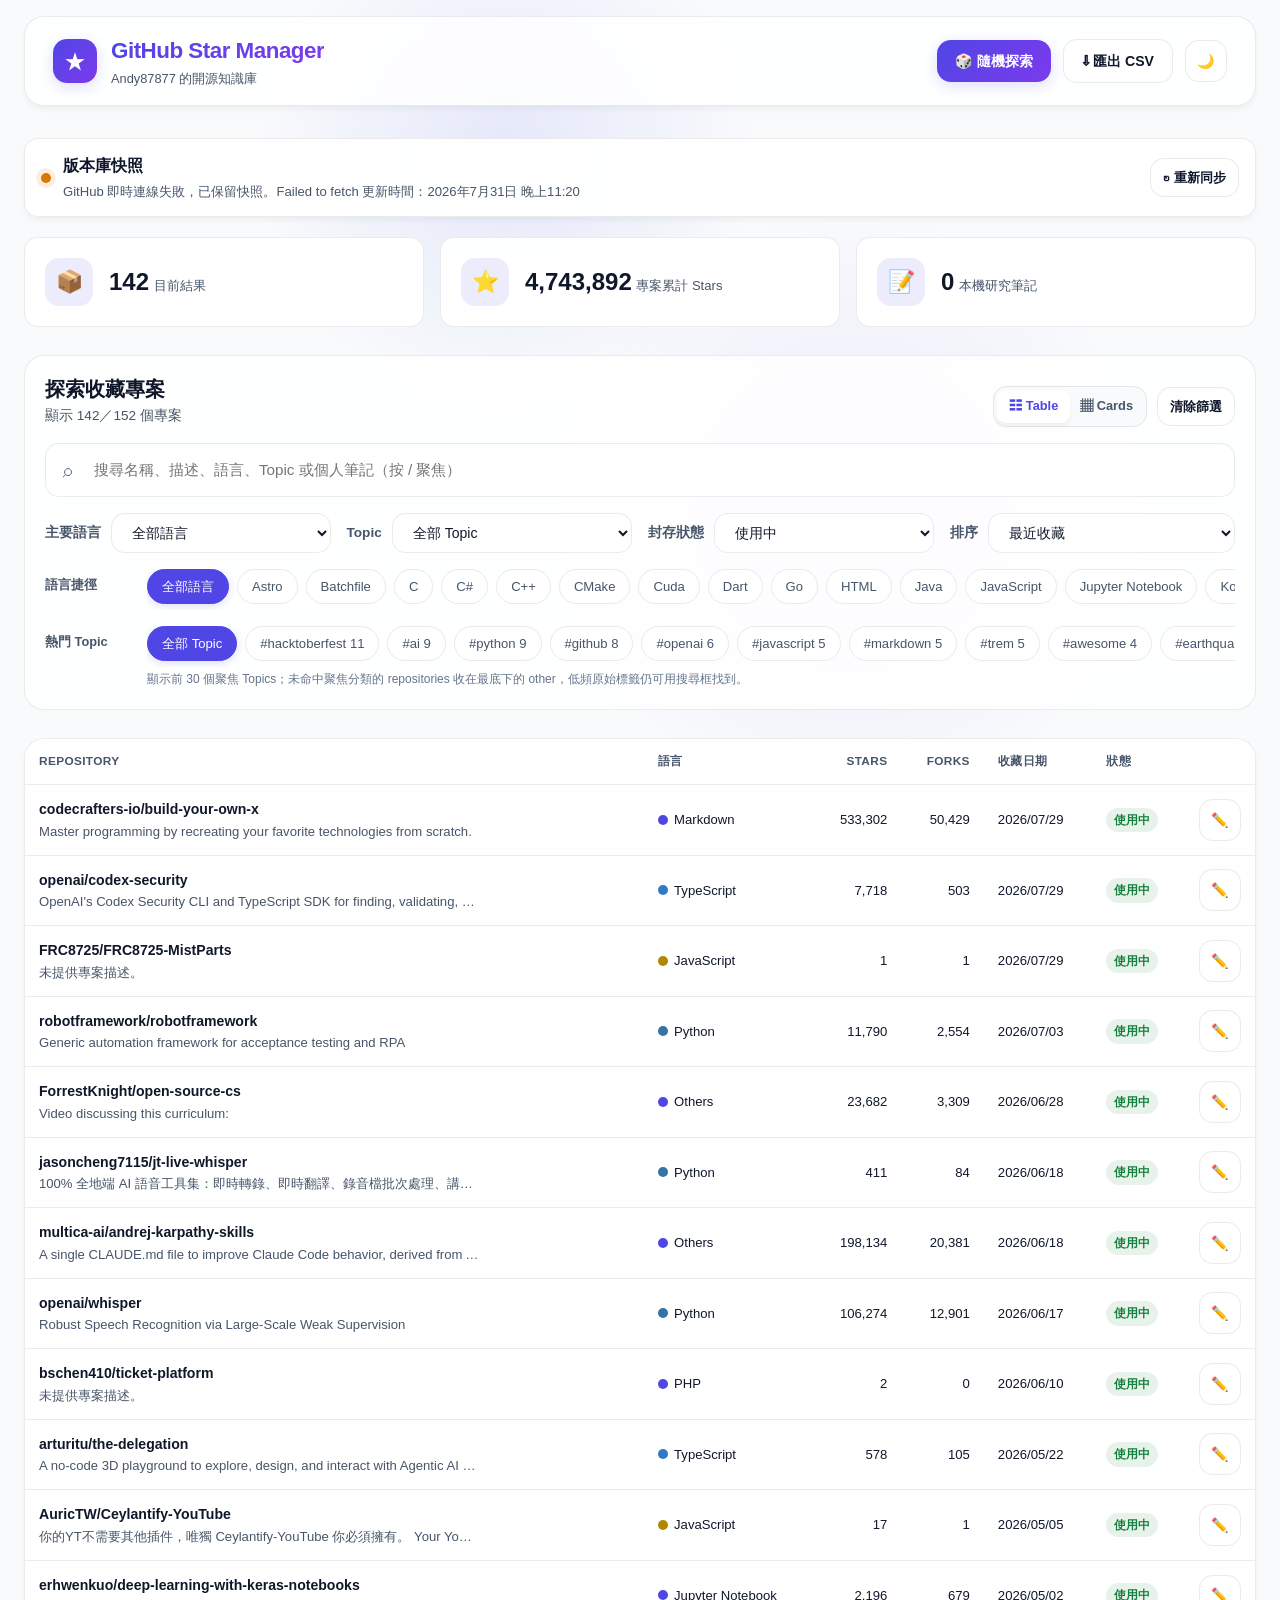
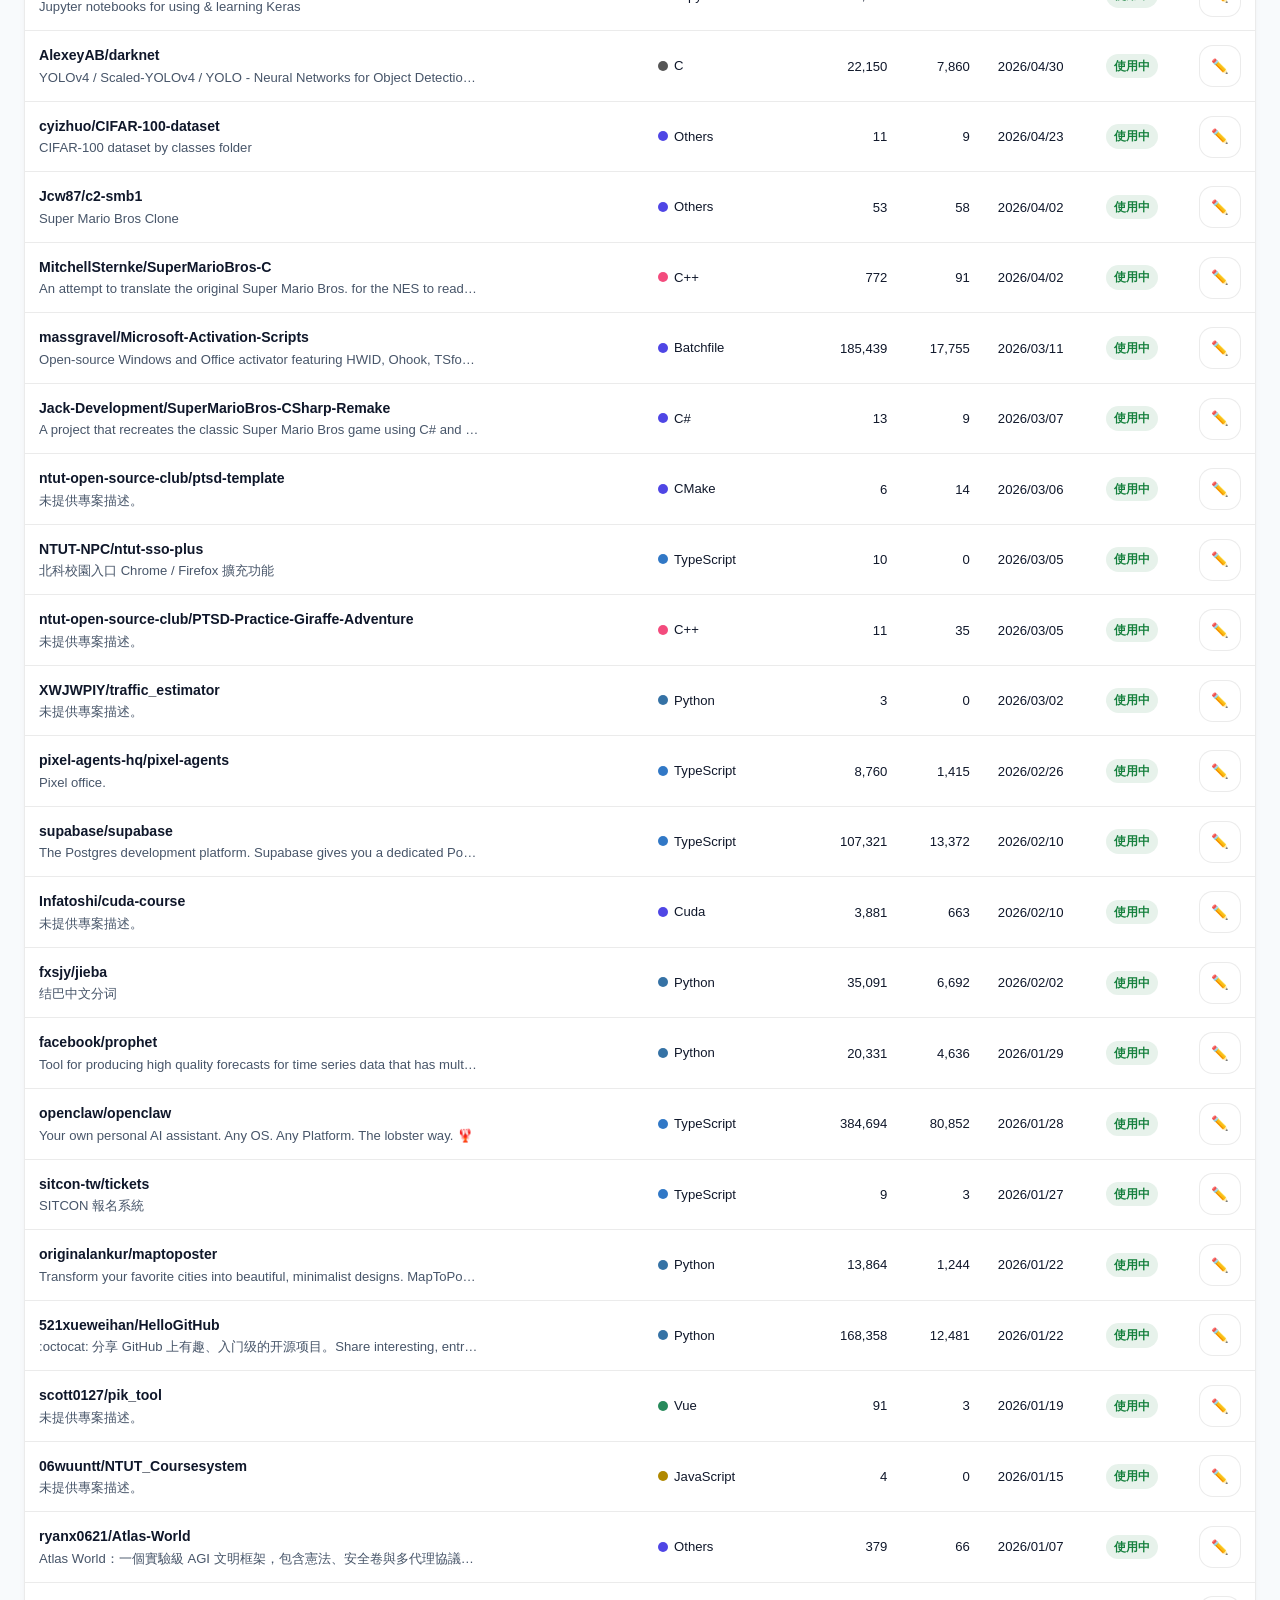
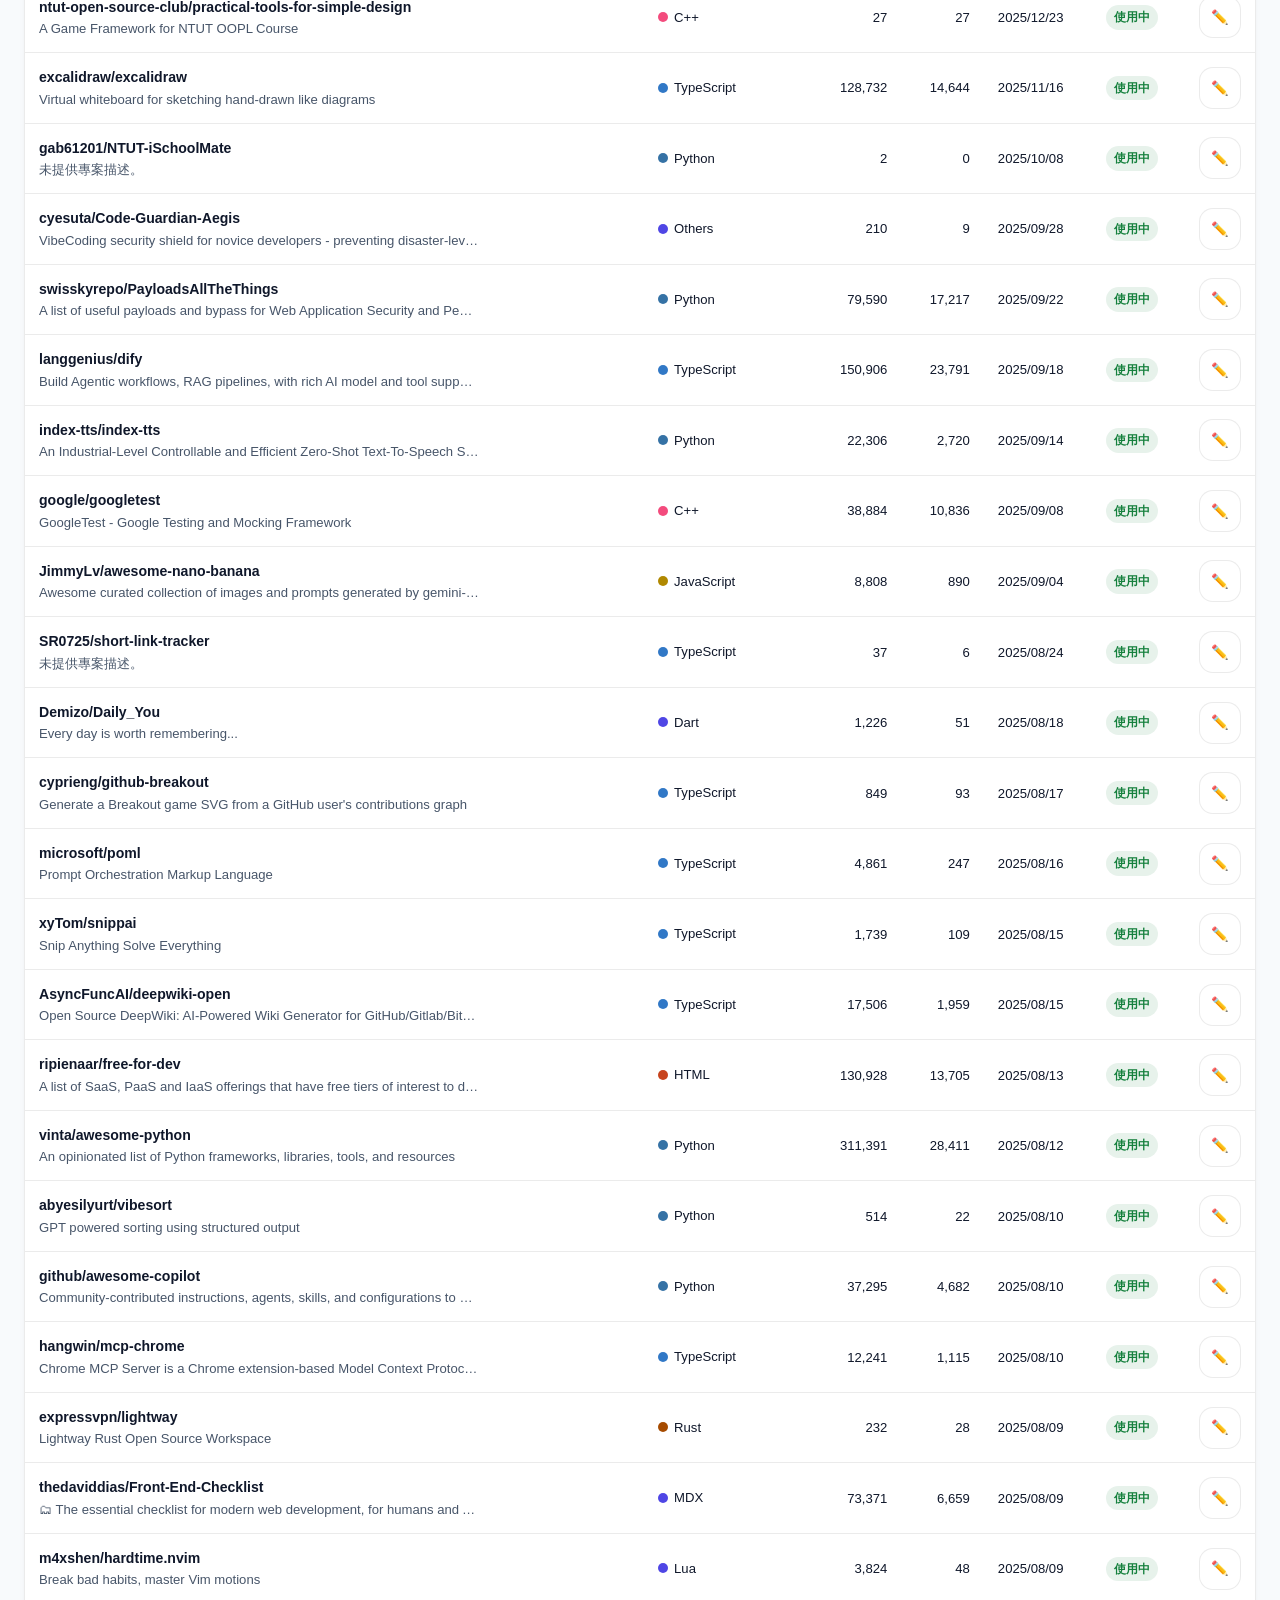
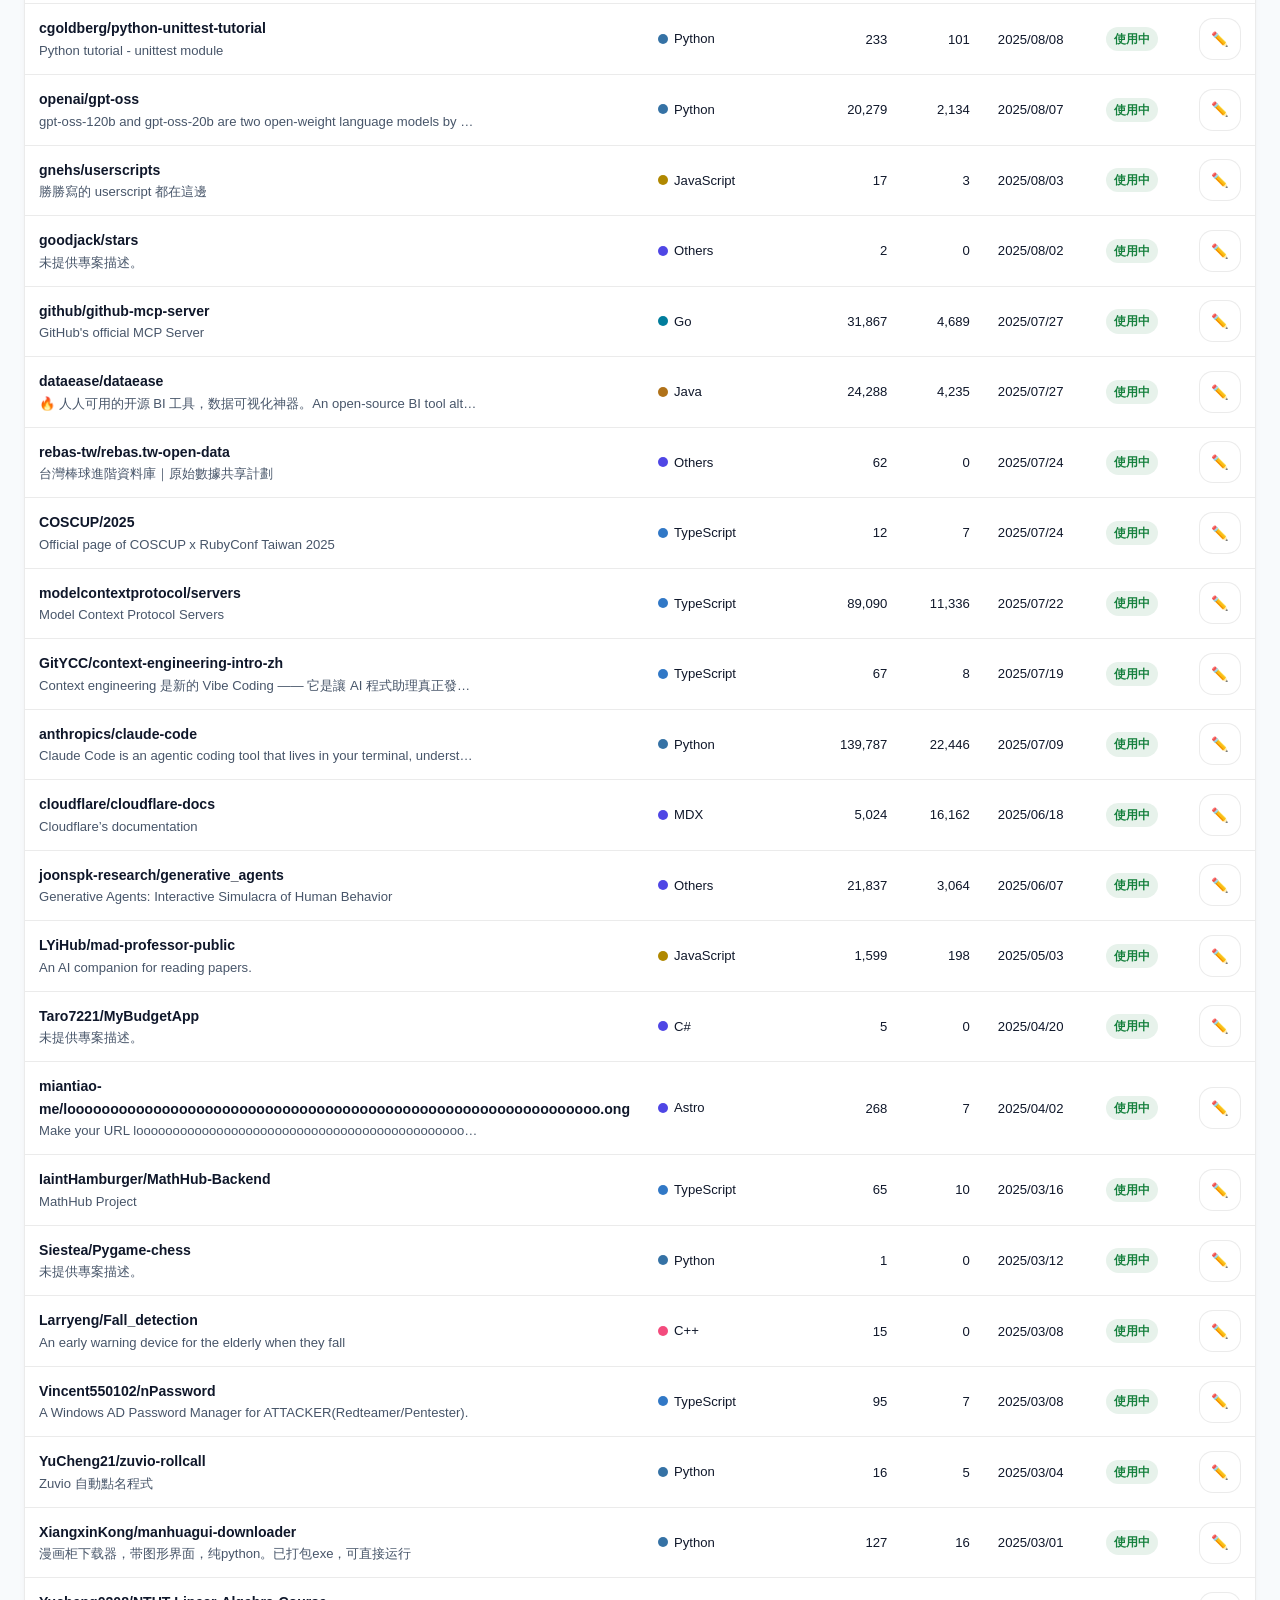
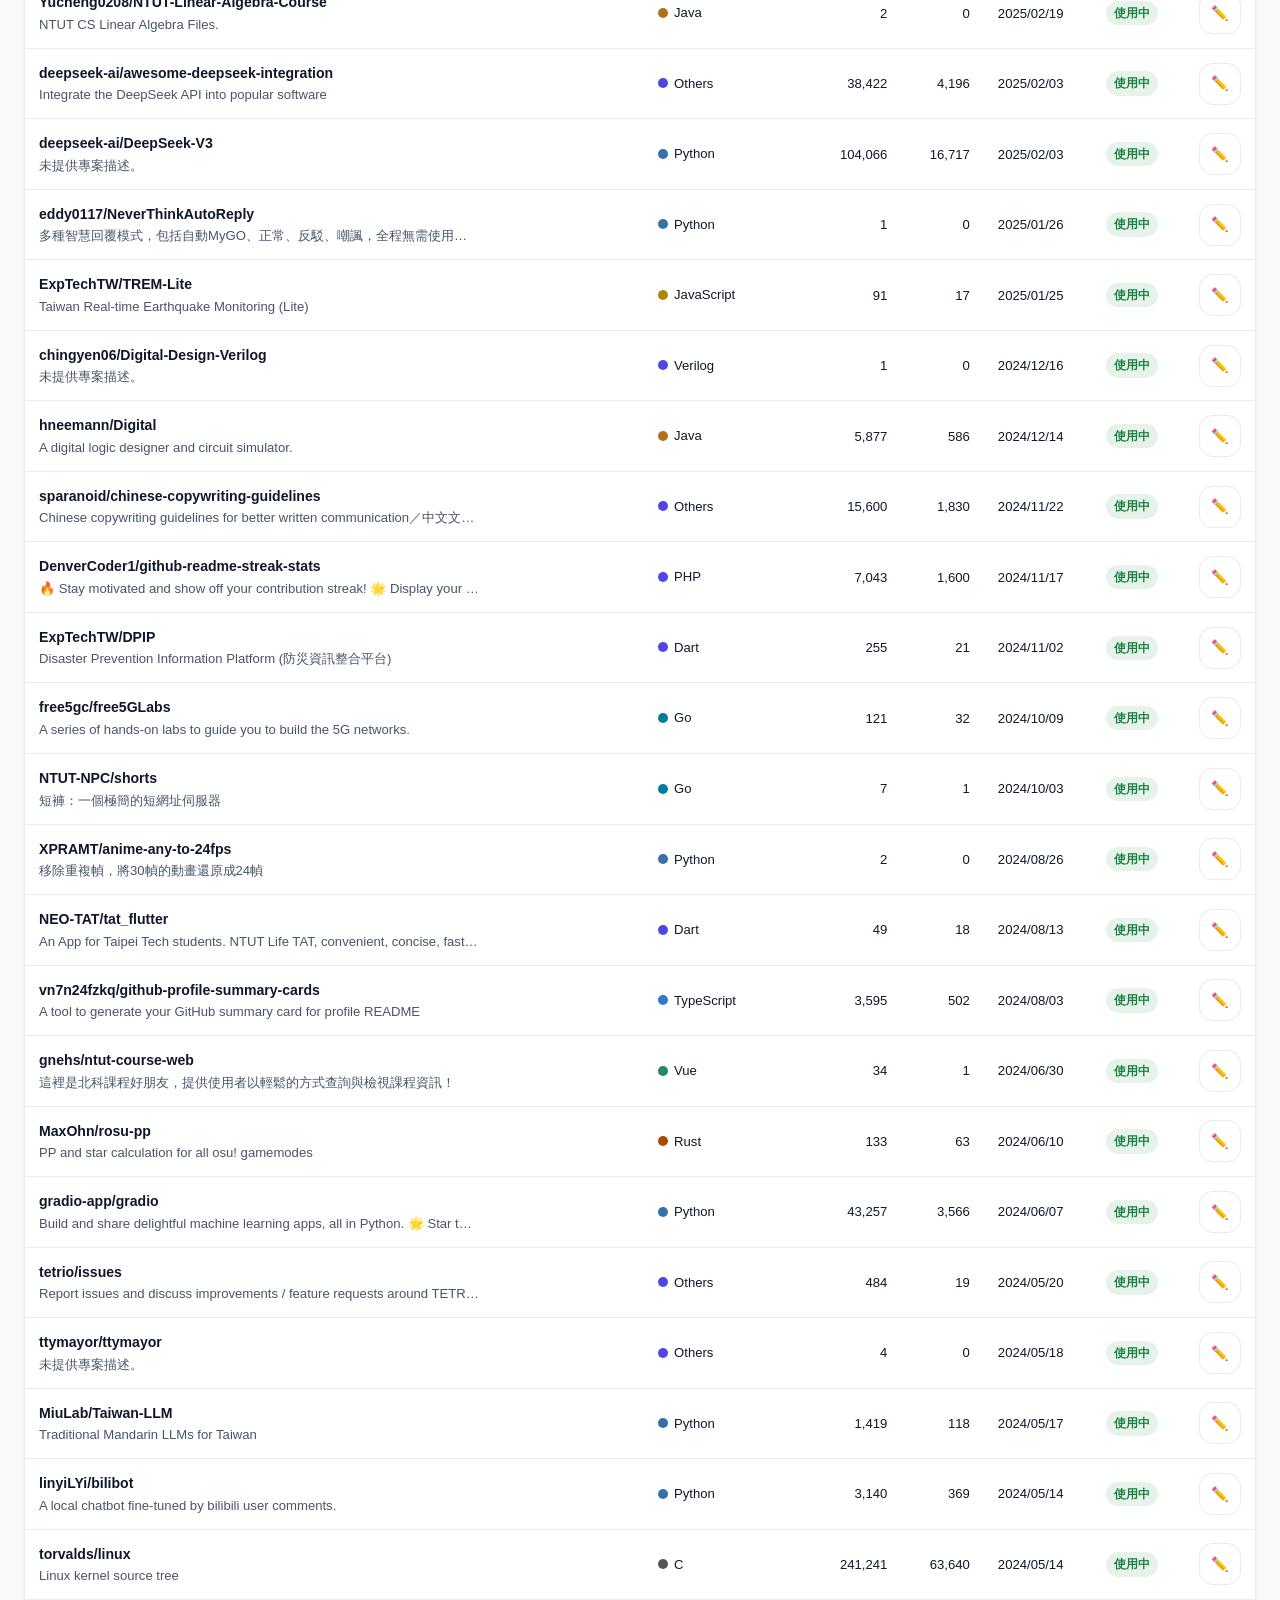
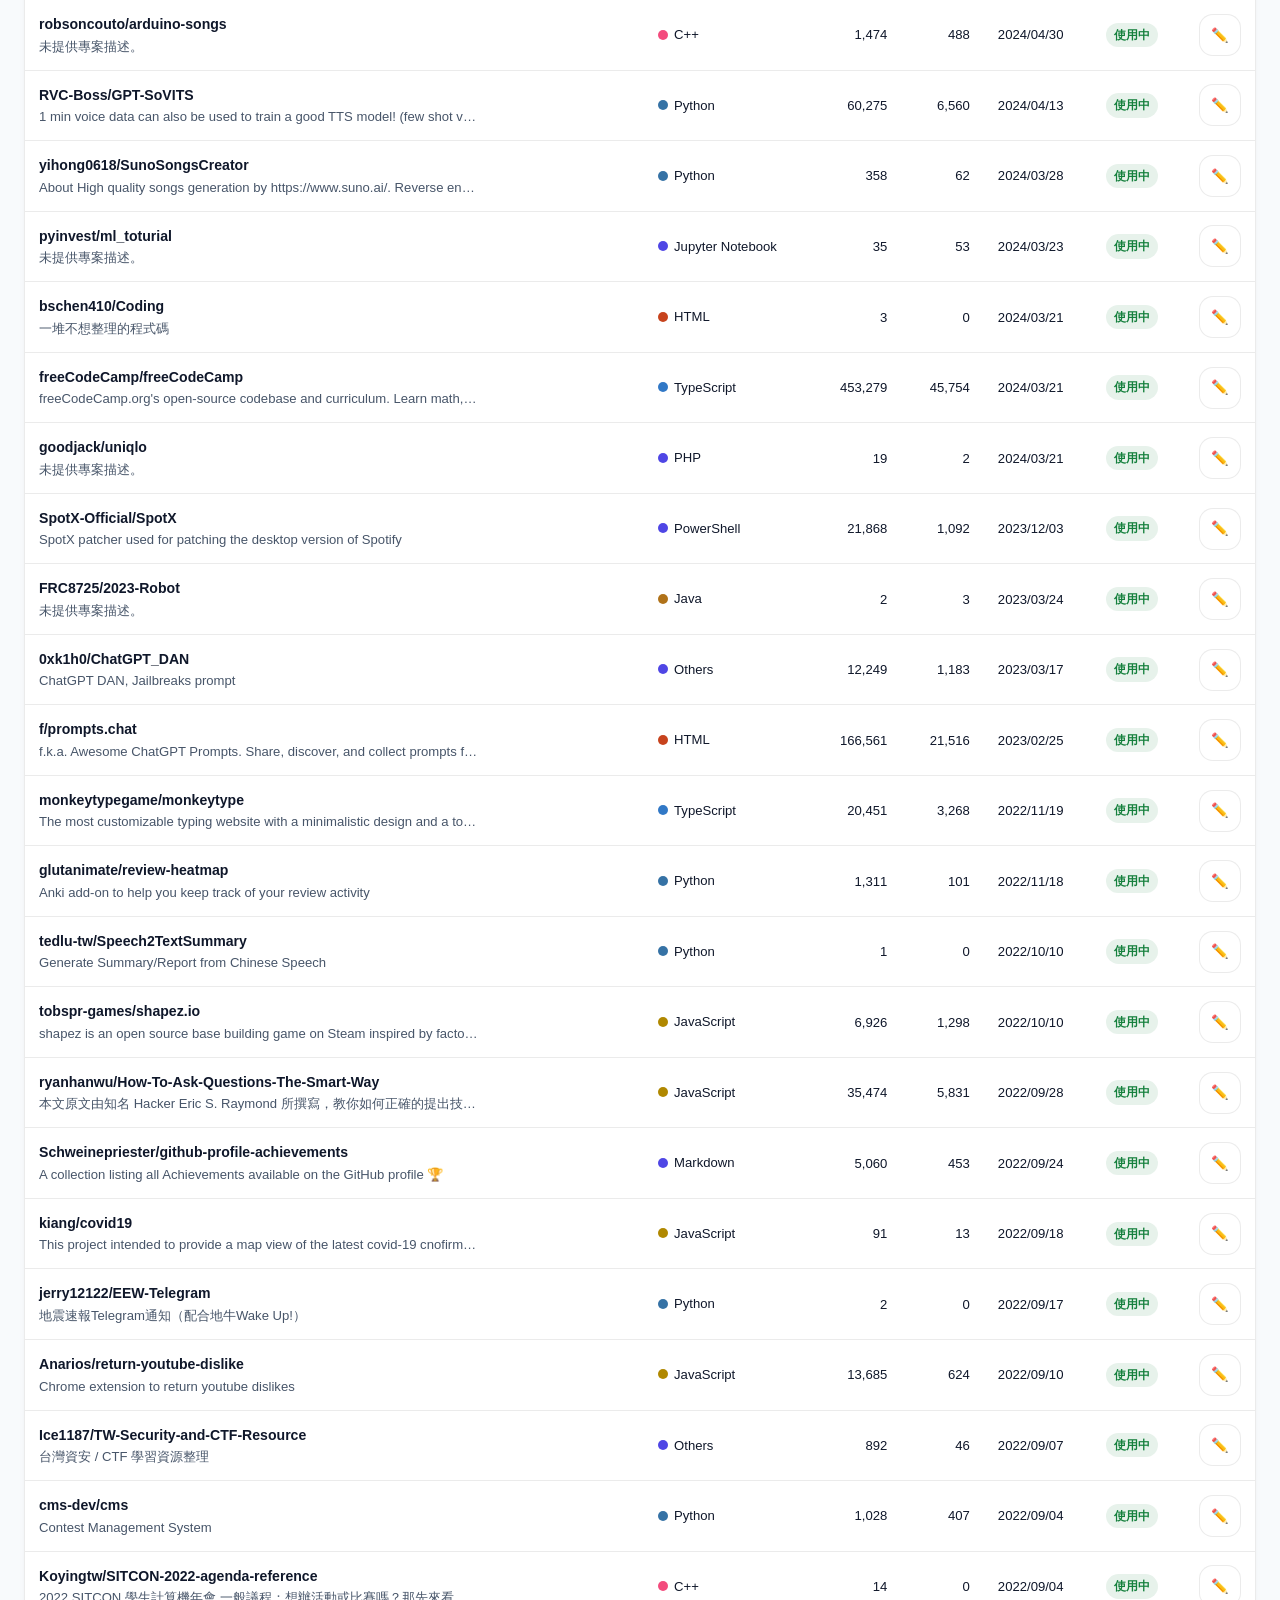
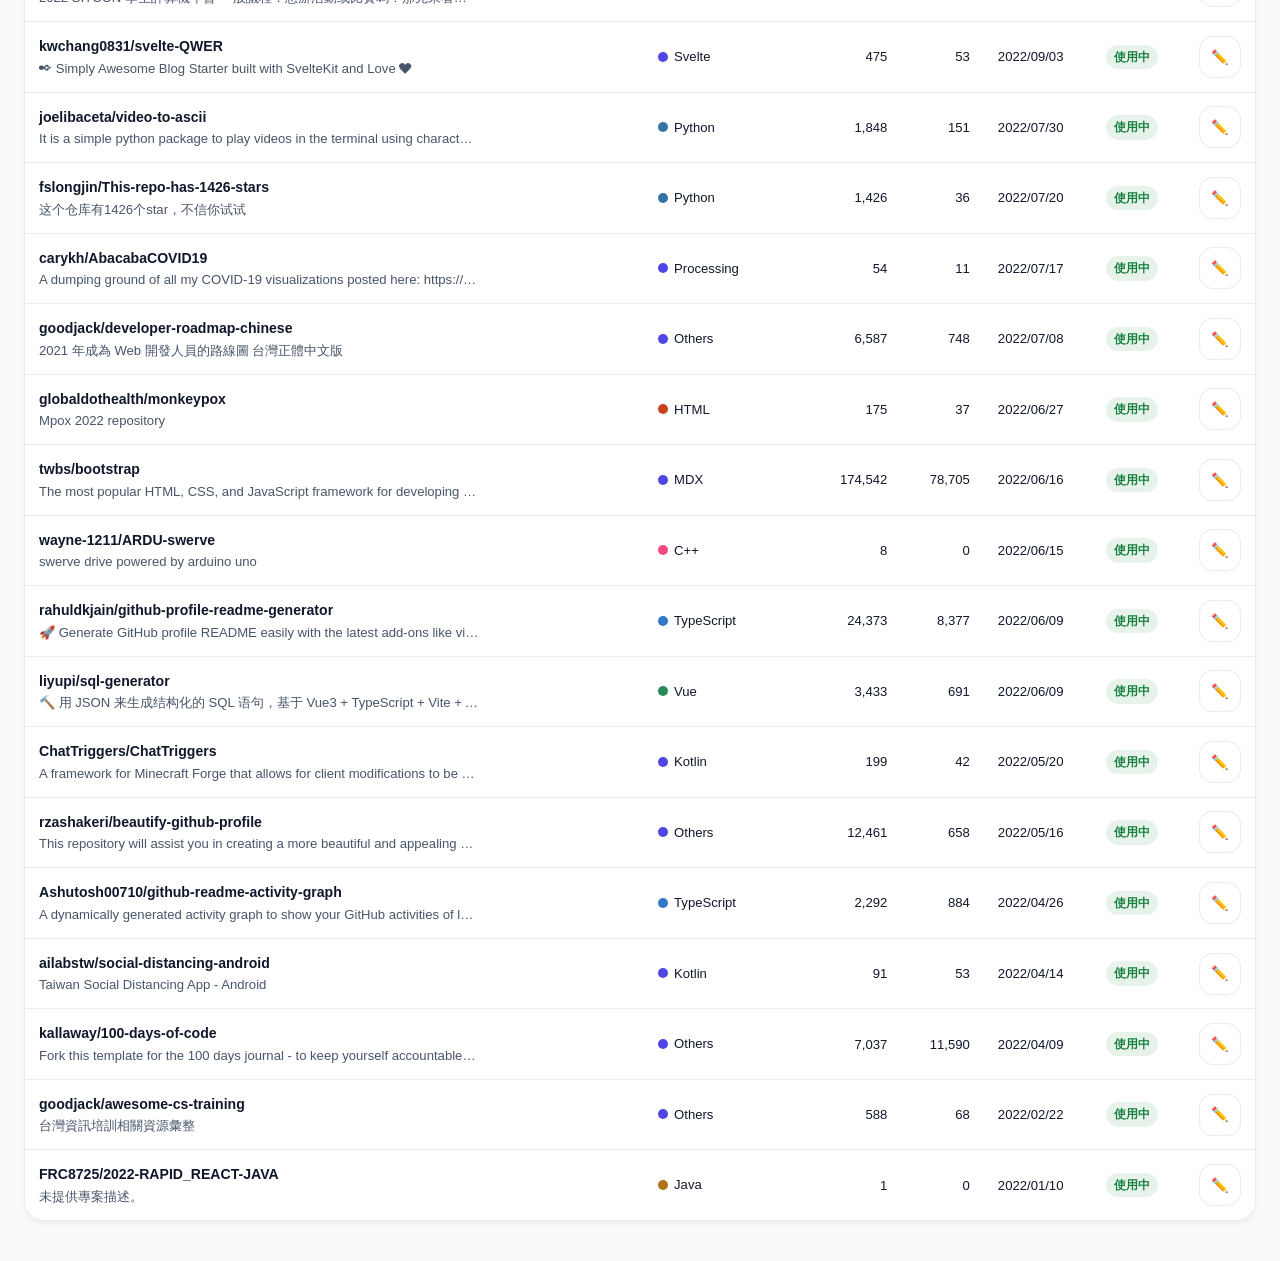
<file: index.html>
<!doctype html>
<html lang="zh-TW" data-theme="light">
<head>
  <meta charset="utf-8">
  <meta name="viewport" content="width=device-width, initial-scale=1">
  <meta name="color-scheme" content="light dark">
  <title>Andy87877 GitHub Star Manager</title>
  <meta name="description" content="即時搜尋與整理 Andy87877 的公開 GitHub Stars，支援語言、Topic、封存狀態、排序、研究筆記與 CSV 匯出。">
  <link rel="stylesheet" href="css/style.css">
</head>
<body>
  <a class="skip-link" href="#repositories">跳至專案清單</a>
  <div class="bg-glow-1" aria-hidden="true"></div>
  <div class="bg-glow-2" aria-hidden="true"></div>

  <div class="container">
    <header class="navbar">
      <a class="brand" href="https://github.com/Andy87877?tab=stars"
         target="_blank" rel="noopener noreferrer" aria-label="前往 Andy87877 的 GitHub Stars">
        <span class="brand-icon" aria-hidden="true">★</span>
        <span class="brand-title">
          <strong>GitHub Star Manager</strong>
          <small>Andy87877 的開源知識庫</small>
        </span>
      </a>
      <nav class="nav-actions" aria-label="收藏庫工具">
        <button id="randomBtn" type="button" class="btn btn-primary">🎲 隨機探索</button>
        <button id="exportCsvBtn" type="button" class="btn">⇩ 匯出 CSV</button>
        <button id="themeToggleBtn" type="button" class="btn btn-icon-only"
                aria-label="切換為深色主題">🌙</button>
      </nav>
    </header>

    <section id="dataStatus" class="data-status" data-state="loading"
             aria-live="polite" aria-atomic="true">
      <span class="status-dot" aria-hidden="true"></span>
      <div>
        <strong id="dataStatusTitle">資料載入中</strong>
        <p id="dataStatusDetail">正在讀取版本庫快照…</p>
      </div>
      <button id="refreshDataBtn" type="button" class="btn btn-compact">同步中…</button>
    </section>

    <section class="stats-banner" aria-label="收藏庫統計">
      <div class="stat-card">
        <span class="stat-icon" aria-hidden="true">📦</span>
        <div class="stat-info">
          <strong id="totalReposCount" class="stat-value">0</strong>
          <span class="stat-label">目前結果</span>
        </div>
      </div>
      <div class="stat-card">
        <span class="stat-icon" aria-hidden="true">⭐</span>
        <div class="stat-info">
          <strong id="totalStarsCount" class="stat-value">0</strong>
          <span class="stat-label">專案累計 Stars</span>
        </div>
      </div>
      <div class="stat-card">
        <span class="stat-icon" aria-hidden="true">📝</span>
        <div class="stat-info">
          <strong id="totalNotesCount" class="stat-value">0</strong>
          <span class="stat-label">本機研究筆記</span>
        </div>
      </div>
    </section>

    <section class="toolbar" aria-labelledby="filterHeading">
      <div class="toolbar-heading">
        <div>
          <h1 id="filterHeading">探索收藏專案</h1>
          <p id="resultsSummary" aria-live="polite">正在整理專案…</p>
        </div>
        <div class="toolbar-actions">
          <div id="viewModeToggle" class="view-toggle" role="group"
               aria-label="專案顯示方式">
            <button id="tableViewBtn" type="button" class="view-toggle-btn active"
                    data-view-mode="table" aria-pressed="true">☷ Table</button>
            <button id="cardsViewBtn" type="button" class="view-toggle-btn"
                    data-view-mode="cards" aria-pressed="false">▦ Cards</button>
          </div>
          <button id="clearFiltersBtn" type="button" class="btn btn-compact">清除篩選</button>
        </div>
      </div>

      <label class="search-box" for="searchInput">
        <span class="search-icon" aria-hidden="true">⌕</span>
        <span class="sr-only">搜尋收藏專案</span>
        <input id="searchInput" class="search-input" type="search"
               placeholder="搜尋名稱、描述、語言、Topic 或個人筆記（按 / 聚焦）"
               autocomplete="off" spellcheck="false">
      </label>

      <div class="filter-controls">
        <label class="filter-group">
          <span class="filter-label">主要語言</span>
          <select id="languageSelect" class="select-custom">
            <option value="all">全部語言</option>
          </select>
        </label>
        <label class="filter-group">
          <span class="filter-label">Topic</span>
          <select id="topicSelect" class="select-custom">
            <option value="all">全部 Topic</option>
          </select>
        </label>
        <label class="filter-group">
          <span class="filter-label">封存狀態</span>
          <select id="archiveSelect" class="select-custom">
            <option value="active">使用中</option>
            <option value="all">全部</option>
            <option value="archived">僅 Archived</option>
          </select>
        </label>
        <label class="filter-group">
          <span class="filter-label">排序</span>
          <select id="sortSelect" class="select-custom">
            <option value="starred-desc">最近收藏</option>
            <option value="updated-desc">最近更新</option>
            <option value="stars-desc">Stars 由高到低</option>
            <option value="stars-asc">Stars 由低到高</option>
            <option value="name-asc">名稱 A–Z</option>
          </select>
        </label>
      </div>

      <div class="chip-group">
        <span class="chip-label">語言捷徑</span>
        <div id="languageChips" class="chips-container" aria-label="語言快速篩選"></div>
      </div>
      <div class="chip-group">
        <span class="chip-label">熱門 Topic</span>
        <div>
          <div id="topicChips" class="chips-container" aria-label="Topic 快速篩選"></div>
          <p class="topic-policy-note">顯示前 30 個聚焦 Topics；未命中聚焦分類的 repositories 收在最底下的 other，低頻原始標籤仍可用搜尋框找到。</p>
        </div>
      </div>
    </section>

    <main id="repositories">
      <div id="repoGrid" class="repo-grid" aria-live="polite"></div>
      <section id="emptyState" class="empty-state" hidden>
        <span aria-hidden="true">⌕</span>
        <h2>找不到符合條件的專案</h2>
        <p>縮短關鍵字、改選其他分類，或按「清除篩選」重新開始。</p>
      </section>
    </main>
  </div>

  <div id="noteModal" class="modal-overlay" aria-hidden="true">
    <section class="modal-content" role="dialog" aria-modal="true"
             aria-labelledby="noteModalTitle" aria-describedby="noteModalDescription">
      <header class="modal-header">
        <div>
          <h2 id="noteModalTitle">編輯研究筆記</h2>
          <p id="noteModalDescription">筆記只儲存在目前的瀏覽器，不會上傳 GitHub。</p>
        </div>
        <button id="closeNoteModalBtn" type="button" class="close-btn"
                aria-label="關閉筆記視窗">×</button>
      </header>
      <p class="note-repository">專案：<strong id="noteRepoName"></strong></p>
      <label for="noteTextarea">筆記內容</label>
      <textarea id="noteTextarea" class="textarea-custom"
                placeholder="記下用途、研究心得或下一步…"></textarea>
      <footer class="modal-actions">
        <span>Ctrl／⌘ + Enter 儲存</span>
        <button id="saveNoteBtn" type="button" class="btn btn-primary">儲存筆記</button>
      </footer>
    </section>
  </div>

  <div id="toastContainer" class="toast-container"
       aria-live="polite" aria-atomic="false"></div>
  <script type="module" src="js/app.js"></script>
</body>
</html>
</file>
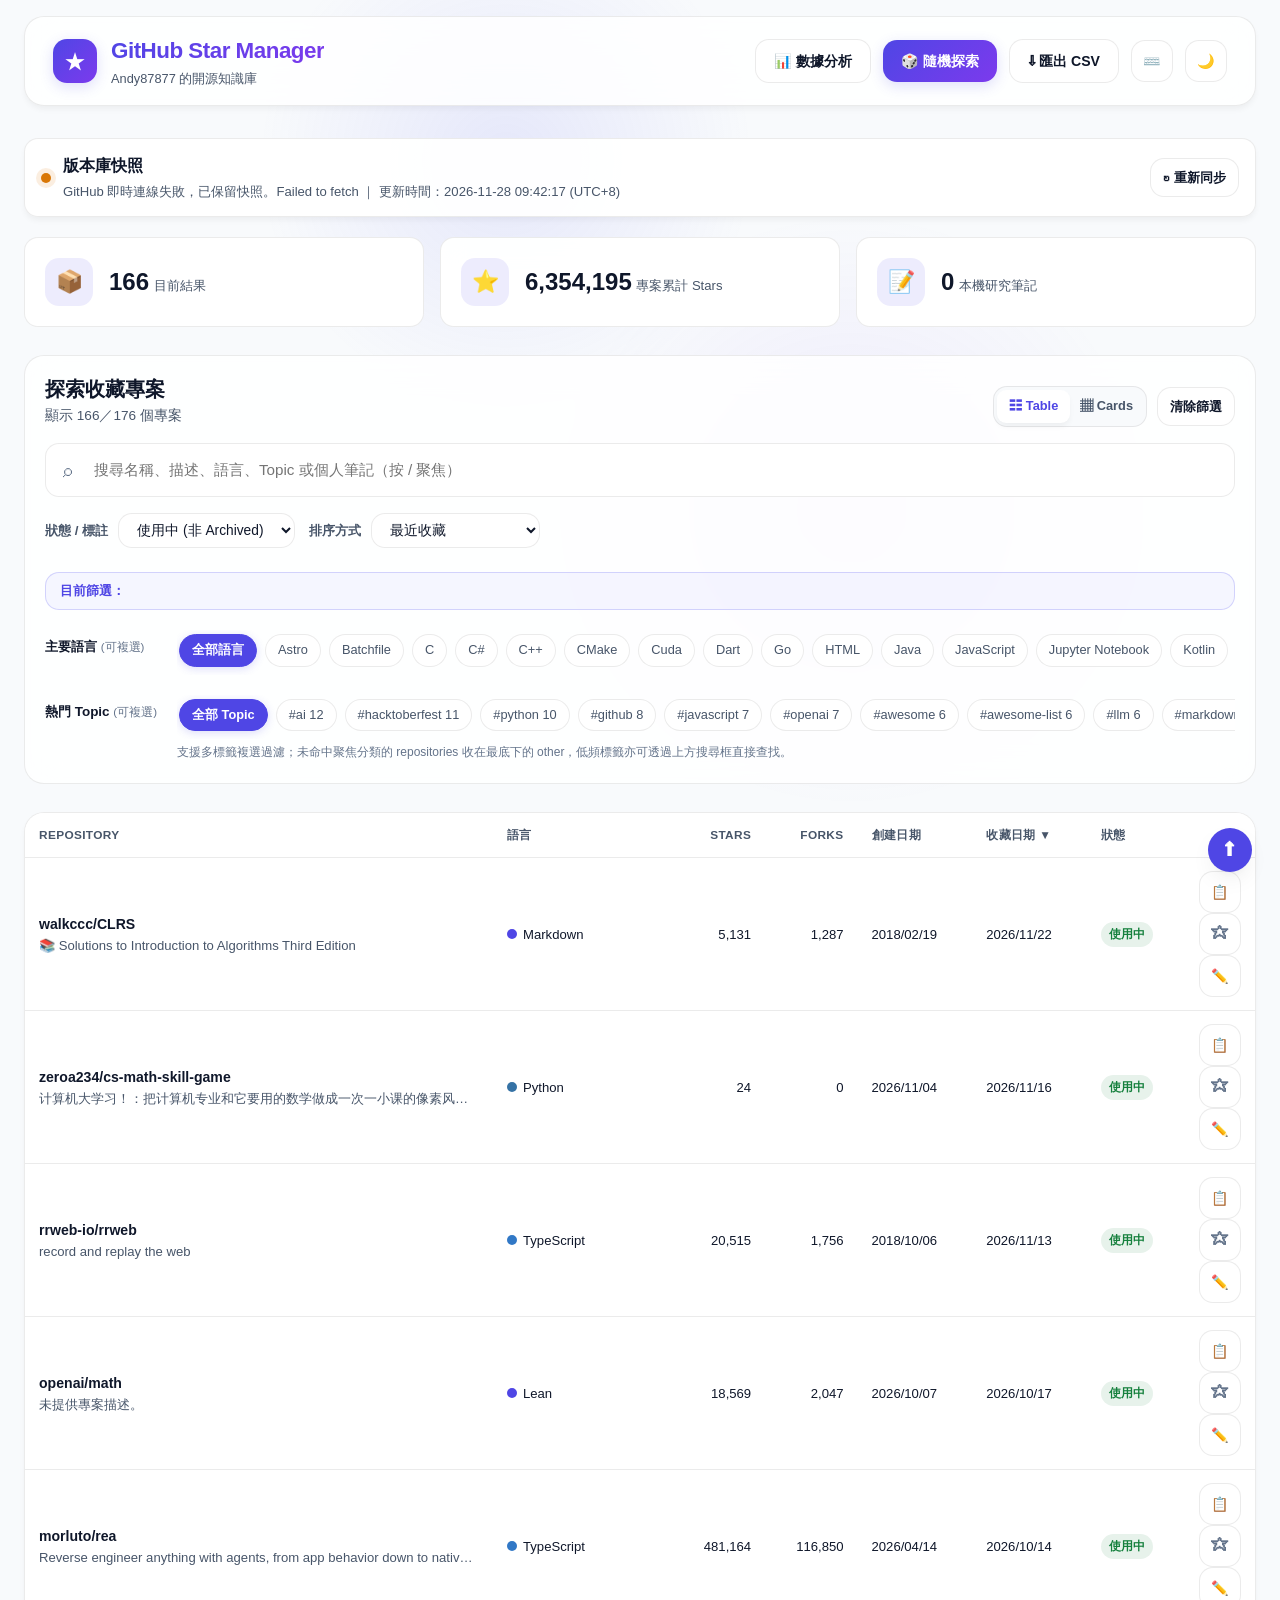
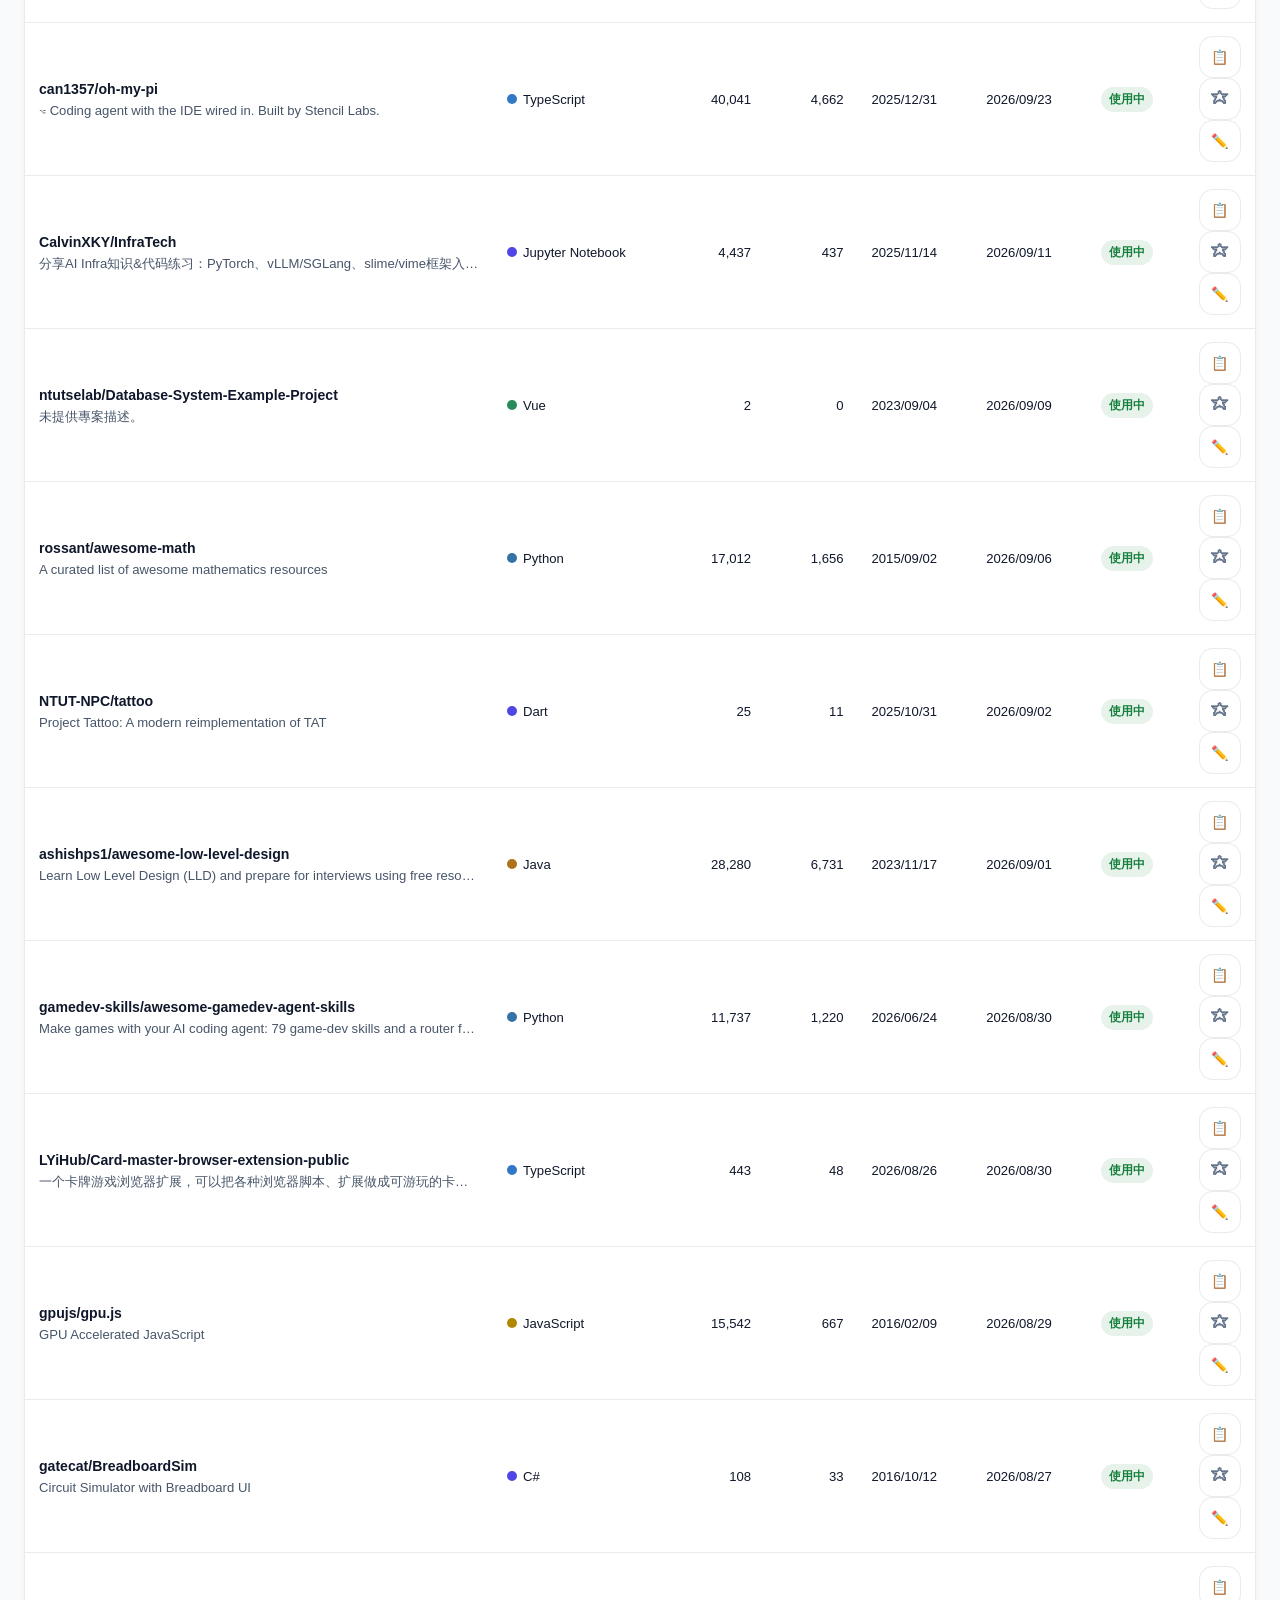
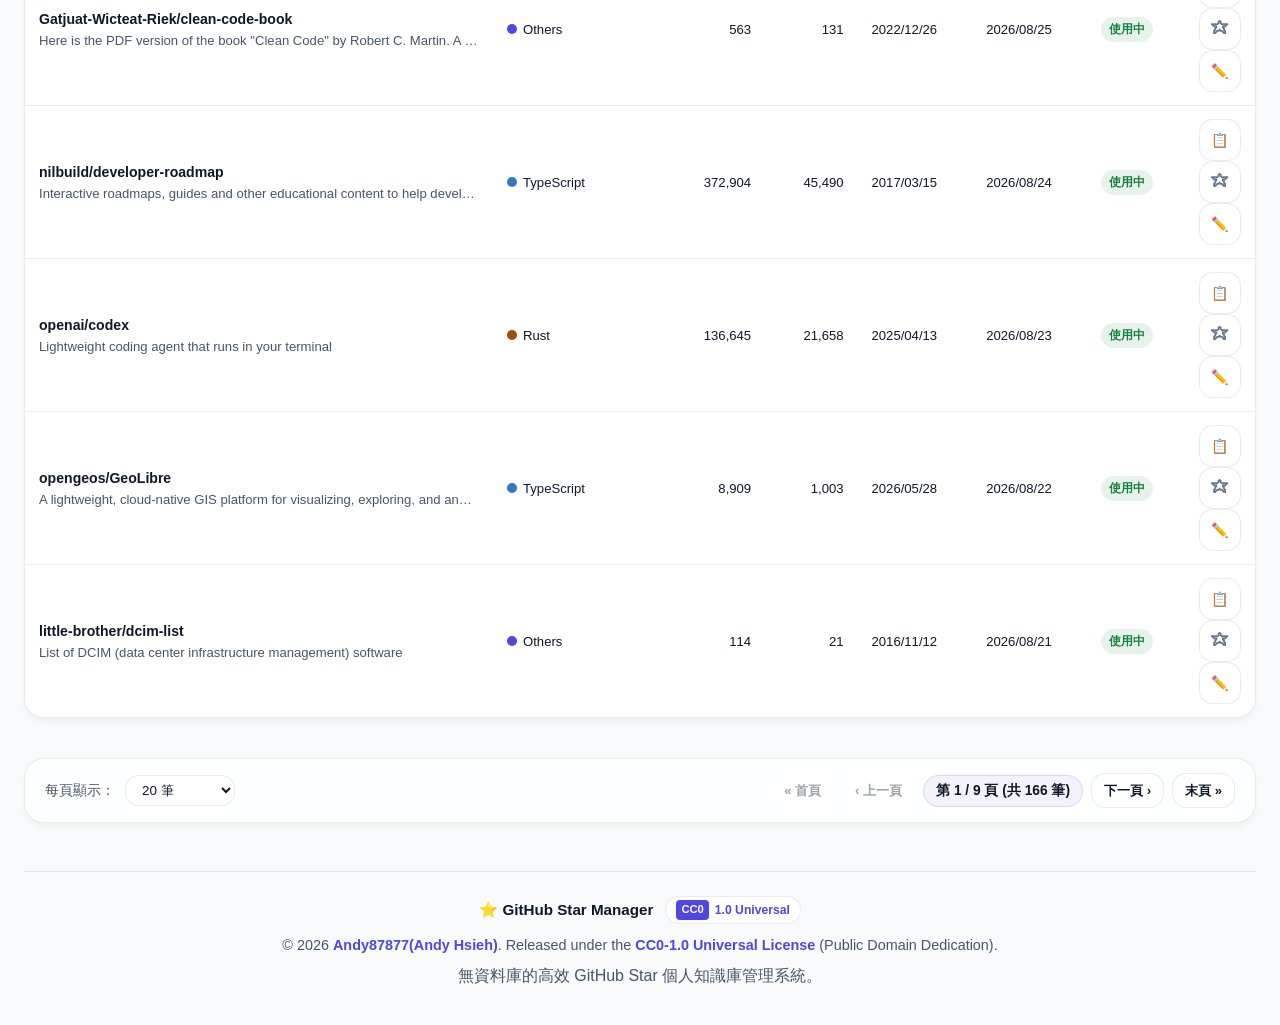
<file: web/index.html>
<!doctype html>
<html lang="zh-TW" data-theme="light">

<head>
  <meta charset="utf-8">
  <meta name="viewport" content="width=device-width, initial-scale=1">
  <meta name="color-scheme" content="light dark">
  <title>Andy87877 GitHub Star Manager</title>
  <meta name="description" content="即時搜尋與整理 Andy87877 的公開 GitHub Stars，支援語言、Topic、封存狀態、排序、研究筆記與 CSV 匯出。">
  <link rel="stylesheet" href="css/style.css">
</head>

<body>
  <a class="skip-link" href="#repositories">跳至專案清單</a>
  <div class="bg-glow-1" aria-hidden="true"></div>
  <div class="bg-glow-2" aria-hidden="true"></div>

  <div class="container">
    <header class="navbar">
      <a class="brand" href="https://github.com/Andy87877?tab=stars" target="_blank" rel="noopener noreferrer"
        aria-label="前往 Andy87877 的 GitHub Stars">
        <span class="brand-icon" aria-hidden="true">★</span>
        <span class="brand-title">
          <strong>GitHub Star Manager</strong>
          <small>Andy87877 的開源知識庫</small>
        </span>
      </a>
      <nav class="nav-actions" aria-label="收藏庫工具">
        <button id="analyticsBtn" type="button" class="btn">📊 數據分析</button>
        <button id="randomBtn" type="button" class="btn btn-primary">🎲 隨機探索</button>
        <button id="exportCsvBtn" type="button" class="btn">⇩ 匯出 CSV</button>
        <button id="shortcutsBtn" type="button" class="btn btn-icon-only" aria-label="鍵盤快捷鍵指南" title="鍵盤快捷鍵指南 (?)">⌨️</button>
        <button id="themeToggleBtn" type="button" class="btn btn-icon-only" aria-label="切換為深色主題">🌙</button>
      </nav>
    </header>

    <section id="dataStatus" class="data-status" data-state="loading" aria-live="polite" aria-atomic="true">
      <span class="status-dot" aria-hidden="true"></span>
      <div>
        <strong id="dataStatusTitle">資料載入中</strong>
        <p id="dataStatusDetail">正在讀取版本庫快照…</p>
      </div>
      <button id="refreshDataBtn" type="button" class="btn btn-compact">同步中…</button>
    </section>

    <section class="stats-banner" aria-label="收藏庫統計">
      <div class="stat-card">
        <span class="stat-icon" aria-hidden="true">📦</span>
        <div class="stat-info">
          <strong id="totalReposCount" class="stat-value">0</strong>
          <span class="stat-label">目前結果</span>
        </div>
      </div>
      <div class="stat-card">
        <span class="stat-icon" aria-hidden="true">⭐</span>
        <div class="stat-info">
          <strong id="totalStarsCount" class="stat-value">0</strong>
          <span class="stat-label">專案累計 Stars</span>
        </div>
      </div>
      <div class="stat-card">
        <span class="stat-icon" aria-hidden="true">📝</span>
        <div class="stat-info">
          <strong id="totalNotesCount" class="stat-value">0</strong>
          <span class="stat-label">本機研究筆記</span>
        </div>
      </div>
    </section>

    <section class="toolbar" aria-labelledby="filterHeading">
      <div class="toolbar-heading">
        <div>
          <h1 id="filterHeading">探索收藏專案</h1>
          <p id="resultsSummary" aria-live="polite">正在整理專案…</p>
        </div>
        <div class="toolbar-actions">
          <div id="viewModeToggle" class="view-toggle" role="group" aria-label="專案顯示方式">
            <button id="tableViewBtn" type="button" class="view-toggle-btn active" data-view-mode="table" aria-pressed="true">☷ Table</button>
            <button id="cardsViewBtn" type="button" class="view-toggle-btn" data-view-mode="cards" aria-pressed="false">▦ Cards</button>
          </div>
          <button id="clearFiltersBtn" type="button" class="btn btn-compact">清除篩選</button>
        </div>
      </div>

      <label class="search-box" for="searchInput">
        <span class="search-icon" aria-hidden="true">⌕</span>
        <span class="sr-only">搜尋收藏專案</span>
        <input id="searchInput" class="search-input" type="search" placeholder="搜尋名稱、描述、語言、Topic 或個人筆記（按 / 聚焦）"
          autocomplete="off" spellcheck="false">
      </label>

      <div class="filter-controls">
        <label class="filter-group">
          <span class="filter-label">狀態 / 標註</span>
          <select id="archiveSelect" class="select-custom">
            <option value="active">使用中 (非 Archived)</option>
            <option value="all">全部專案</option>
            <option value="favorites">⭐ 僅限最愛</option>
            <option value="notes">📝 僅有筆記</option>
            <option value="archived">僅限 Archived</option>
          </select>
        </label>
        <label class="filter-group">
          <span class="filter-label">排序方式</span>
          <select id="sortSelect" class="select-custom">
            <option value="starred-desc">最近收藏</option>
            <option value="created-desc">創建時間 (新 → 舊)</option>
            <option value="created-asc">創建時間 (舊 → 新)</option>
            <option value="updated-desc">最近更新</option>
            <option value="stars-desc">Stars 由高到低</option>
            <option value="stars-asc">Stars 由低到高</option>
            <option value="name-asc">名稱 A–Z</option>
          </select>
        </label>
      </div>

      <div id="activeFiltersBar" class="active-filters-bar" hidden>
        <span class="active-filters-label">目前篩選：</span>
        <div id="activeFiltersContainer" class="active-filters-container"></div>
      </div>

      <div class="chip-group">
        <div class="chip-group-header">
          <span class="chip-label">主要語言 <small class="chip-sublabel">(可複選)</small></span>
        </div>
        <div id="languageChips" class="chips-container" aria-label="主要語言複選篩選"></div>
      </div>

      <div class="chip-group">
        <div class="chip-group-header">
          <span class="chip-label">熱門 Topic <small class="chip-sublabel">(可複選)</small></span>
        </div>
        <div>
          <div id="topicChips" class="chips-container" aria-label="熱門 Topic 複選篩選"></div>
          <p class="topic-policy-note">支援多標籤複選過濾；未命中聚焦分類的 repositories 收在最底下的 other，低頻標籤亦可透過上方搜尋框直接查找。</p>
        </div>
      </div>
    </section>

    <main id="repositories">
      <div id="repoGrid" class="repo-grid" aria-live="polite"></div>
      <section id="emptyState" class="empty-state" hidden>
        <span aria-hidden="true">⌕</span>
        <h2>找不到符合條件的專案</h2>
        <p>縮短關鍵字、改選其他分類，或按「清除篩選」重新開始。</p>
      </section>

      <div id="paginationBar" class="pagination-bar" hidden>
        <div class="pagination-size">
          <label for="pageSizeSelect">每頁顯示：</label>
          <select id="pageSizeSelect" class="select-custom select-sm">
            <option value="20">20 筆</option>
            <option value="50">50 筆</option>
            <option value="100">100 筆</option>
            <option value="all">全部 (All)</option>
          </select>
        </div>
        <div class="pagination-controls">
          <button id="firstPageBtn" type="button" class="btn btn-compact btn-page-nav" title="回到第一頁" disabled>« 首頁</button>
          <button id="prevPageBtn" type="button" class="btn btn-compact btn-page-nav" title="上一頁" disabled>‹ 上一頁</button>
          <span id="pageIndicator" class="page-indicator">第 1 / 1 頁</span>
          <button id="nextPageBtn" type="button" class="btn btn-compact btn-page-nav" title="下一頁" disabled>下一頁 ›</button>
          <button id="lastPageBtn" type="button" class="btn btn-compact btn-page-nav" title="前往最後一頁" disabled>末頁 »</button>
        </div>
      </div>
    </main>

    <footer class="site-footer">
      <div class="footer-content">
        <div class="footer-brand">
          <span class="footer-logo">⭐ GitHub Star Manager</span>
          <span class="license-badge" title="CC0 1.0 Universal Public Domain Dedication">
            <span class="license-icon">CC0</span> 1.0 Universal
          </span>
        </div>
        <p class="copyright-notice">
          © 2026 <strong><a href="https://github.com/Andy87877" target="_blank" rel="noopener noreferrer">Andy87877(Andy
              Hsieh)</a></strong>.
          Released under the <a href="https://creativecommons.org/publicdomain/zero/1.0/deed.zh-Hant" target="_blank"
            rel="noopener noreferrer">CC0-1.0 Universal License</a> (Public Domain Dedication).
        </p>
        <p class="footer-subtext">無資料庫的高效 GitHub Star 個人知識庫管理系統。</p>
      </div>
    </footer>
  </div>

  <div id="noteModal" class="modal-overlay" aria-hidden="true">
    <section class="modal-content" role="dialog" aria-modal="true" aria-labelledby="noteModalTitle"
      aria-describedby="noteModalDescription">
      <header class="modal-header">
        <div>
          <h2 id="noteModalTitle">編輯研究筆記</h2>
          <p id="noteModalDescription">筆記只儲存在目前的瀏覽器，不會上傳 GitHub。</p>
        </div>
        <button id="closeNoteModalBtn" type="button" class="close-btn" aria-label="關閉筆記視窗">×</button>
      </header>
      <p class="note-repository">專案：<strong id="noteRepoName"></strong></p>
      <label for="noteTextarea">筆記內容</label>
      <textarea id="noteTextarea" class="textarea-custom" placeholder="記下用途、研究心得或下一步…"></textarea>
      <footer class="modal-actions">
        <span>Ctrl／⌘ + Enter 儲存</span>
        <button id="saveNoteBtn" type="button" class="btn btn-primary">儲存筆記</button>
      </footer>
    </section>
  </div>

  <div id="analyticsModal" class="modal-overlay" aria-hidden="true">
    <section class="modal-content modal-large" role="dialog" aria-modal="true" aria-labelledby="analyticsModalTitle">
      <header class="modal-header">
        <div>
          <h2 id="analyticsModalTitle">📊 Star 知識庫數據分析</h2>
          <p>實時計算語言分佈、Topic 覆蓋與收藏統計</p>
        </div>
        <button id="closeAnalyticsModalBtn" type="button" class="close-btn" aria-label="關閉數據分析視窗">×</button>
      </header>
      <div id="analyticsModalBody" class="analytics-body"></div>
    </section>
  </div>

  <div id="shortcutsModal" class="modal-overlay" aria-hidden="true">
    <section class="modal-content" role="dialog" aria-modal="true" aria-labelledby="shortcutsModalTitle">
      <header class="modal-header">
        <div>
          <h2 id="shortcutsModalTitle">⌨️ 鍵盤快捷鍵說明 (Shortcuts)</h2>
          <p>按下 <strong>?</strong> 鍵可隨時切換本說明</p>
        </div>
        <button id="closeShortcutsModalBtn" type="button" class="close-btn" aria-label="關閉快捷鍵說明視窗">×</button>
      </header>
      <div class="shortcuts-list">
        <div class="shortcut-item"><kbd>/</kbd> <span>快速聚焦搜尋列</span></div>
        <div class="shortcut-item"><kbd>Esc</kbd> <span>關閉視窗 / 清除聚焦</span></div>
        <div class="shortcut-item"><kbd>t</kbd> <span>切換 Table / Cards 模式</span></div>
        <div class="shortcut-item"><kbd>d</kbd> <span>切換深色 / 淺色主題</span></div>
        <div class="shortcut-item"><kbd>?</kbd> <span>開啟鍵盤快捷鍵指南</span></div>
      </div>
    </section>
  </div>

  <div id="toastContainer" class="toast-container" aria-live="polite" aria-atomic="false"></div>

  <button id="backToTopBtn" type="button" class="back-to-top-btn" aria-label="回到頁面頂部" title="回到頂部" hidden>⬆</button>

  <script type="module" src="js/app.js"></script>
</body>

</html>
</file>
<file: css/style.css>
/* ==========================================================================
   GitHub Star Manager - Modern Glassmorphism Design System
   Default: Light Theme (亮色模式) & Traditional Chinese UI
   ========================================================================== */

:root {
  /* Default Color Palette - Light Theme (亮色模式預設) */
  --bg-primary: #f8fafc;
  --bg-secondary: #ffffff;
  --bg-glass: rgba(255, 255, 255, 0.85);
  --bg-glass-card: rgba(255, 255, 255, 0.95);
  --bg-glass-hover: rgba(241, 245, 249, 1);

  --accent-primary: #4f46e5;
  --accent-primary-gradient: linear-gradient(135deg, #4f46e5 0%, #7c3aed 100%);
  --accent-secondary: #0891b2;
  --accent-glow: rgba(79, 70, 229, 0.18);

  --border-color: rgba(0, 0, 0, 0.08);
  --border-hover: rgba(79, 70, 229, 0.35);

  --text-primary: #0f172a;
  --text-secondary: #475569;
  --text-muted: #64748b;

  --badge-bg: rgba(79, 70, 229, 0.1);
  --badge-text: #4f46e5;

  --shadow-sm: 0 4px 6px -1px rgba(0, 0, 0, 0.05);
  --shadow-lg: 0 10px 25px -5px rgba(0, 0, 0, 0.08), 0 8px 10px -6px rgba(0, 0, 0, 0.04);

  --radius-sm: 8px;
  --radius-md: 14px;
  --radius-lg: 20px;
  --radius-pill: 9999px;

  --transition-fast: 0.2s cubic-bezier(0.4, 0, 0.2, 1);
  --transition-normal: 0.3s cubic-bezier(0.4, 0, 0.2, 1);
}

/* Dark Theme Overrides */
[data-theme="dark"] {
  --bg-primary: #0a0d14;
  --bg-secondary: #121824;
  --bg-glass: rgba(18, 24, 36, 0.75);
  --bg-glass-card: rgba(22, 30, 46, 0.65);
  --bg-glass-hover: rgba(30, 41, 64, 0.85);

  --accent-primary: #6366f1;
  --accent-primary-gradient: linear-gradient(135deg, #6366f1 0%, #8b5cf6 100%);
  --accent-secondary: #06b6d4;
  --accent-glow: rgba(99, 102, 241, 0.25);

  --border-color: rgba(255, 255, 255, 0.1);
  --border-hover: rgba(99, 102, 241, 0.4);

  --text-primary: #f8fafc;
  --text-secondary: #94a3b8;
  --text-muted: #64748b;

  --badge-bg: rgba(99, 102, 241, 0.15);
  --badge-text: #818cf8;

  --shadow-sm: 0 4px 6px -1px rgba(0, 0, 0, 0.2);
  --shadow-lg: 0 10px 25px -5px rgba(0, 0, 0, 0.4), 0 8px 10px -6px rgba(0, 0, 0, 0.4);
}

/* Reset & Base Styles */
* {
  box-sizing: border-box;
  margin: 0;
  padding: 0;
}

body {
  font-family: Inter, ui-sans-serif, -apple-system, BlinkMacSystemFont, "Segoe UI", "Noto Sans TC", sans-serif;
  background-color: var(--bg-primary);
  color: var(--text-primary);
  min-height: 100vh;
  line-height: 1.6;
  overflow-x: hidden;
  transition: background-color var(--transition-normal), color var(--transition-normal);
}

button,
input,
select,
textarea {
  font: inherit;
}

button:disabled {
  cursor: wait;
  opacity: 0.65;
}

:focus-visible {
  outline: 3px solid var(--accent-primary);
  outline-offset: 3px;
}

.skip-link {
  position: fixed;
  top: 8px;
  left: 8px;
  z-index: 3000;
  padding: 10px 14px;
  border-radius: var(--radius-sm);
  background: var(--accent-primary);
  color: #fff;
  transform: translateY(-150%);
}

.skip-link:focus {
  transform: translateY(0);
}

.sr-only {
  position: absolute;
  width: 1px;
  height: 1px;
  padding: 0;
  margin: -1px;
  overflow: hidden;
  clip: rect(0, 0, 0, 0);
  white-space: nowrap;
  border: 0;
}

/* App Background Blur Circles */
.bg-glow-1 {
  position: fixed;
  top: -10%;
  left: 20%;
  width: 500px;
  height: 500px;
  background: radial-gradient(circle, rgba(99, 102, 241, 0.12) 0%, rgba(0,0,0,0) 70%);
  border-radius: 50%;
  z-index: -1;
  pointer-events: none;
}

.bg-glow-2 {
  position: fixed;
  bottom: 10%;
  right: 10%;
  width: 600px;
  height: 600px;
  background: radial-gradient(circle, rgba(139, 92, 246, 0.10) 0%, rgba(0,0,0,0) 70%);
  border-radius: 50%;
  z-index: -1;
  pointer-events: none;
}

/* Container */
.container {
  max-width: 1320px;
  margin: 0 auto;
  padding: 0 24px;
}

/* Header & Glass Navbar */
.navbar {
  position: sticky;
  top: 16px;
  z-index: 100;
  margin-top: 16px;
  margin-bottom: 32px;
  background: var(--bg-glass);
  backdrop-filter: blur(16px);
  -webkit-backdrop-filter: blur(16px);
  border: 1px solid var(--border-color);
  border-radius: var(--radius-lg);
  padding: 16px 28px;
  box-shadow: var(--shadow-sm);
  display: flex;
  justify-content: space-between;
  align-items: center;
}

.brand {
  display: flex;
  align-items: center;
  gap: 14px;
  color: inherit;
  text-decoration: none;
}

.brand-icon {
  width: 44px;
  height: 44px;
  background: var(--accent-primary-gradient);
  border-radius: var(--radius-md);
  display: flex;
  align-items: center;
  justify-content: center;
  color: #fff;
  font-size: 22px;
  box-shadow: 0 4px 14px var(--accent-glow);
}

.brand-title {
  display: flex;
  flex-direction: column;
}

.brand-title strong {
  font-size: 1.4rem;
  font-weight: 700;
  letter-spacing: -0.5px;
  background: var(--accent-primary-gradient);
  -webkit-background-clip: text;
  -webkit-text-fill-color: transparent;
}

.brand-title small {
  font-size: 0.8rem;
  color: var(--text-secondary);
}

.nav-actions {
  display: flex;
  align-items: center;
  gap: 12px;
}

/* Action Buttons */
.btn {
  padding: 10px 18px;
  border-radius: var(--radius-md);
  font-family: inherit;
  font-weight: 600;
  font-size: 0.88rem;
  cursor: pointer;
  border: 1px solid var(--border-color);
  background: var(--bg-glass-card);
  color: var(--text-primary);
  display: inline-flex;
  align-items: center;
  gap: 8px;
  transition: all var(--transition-fast);
}

.btn:hover {
  background: var(--bg-glass-hover);
  border-color: var(--border-hover);
  transform: translateY(-2px);
}

.btn-primary {
  background: var(--accent-primary-gradient);
  color: #ffffff;
  border: none;
  box-shadow: 0 4px 14px var(--accent-glow);
}

.btn-primary:hover {
  opacity: 0.95;
  box-shadow: 0 6px 20px var(--accent-glow);
  transform: translateY(-2px);
}

.btn-compact {
  padding: 8px 12px;
  font-size: 0.82rem;
}

.btn-icon-only {
  width: 42px;
  height: 42px;
  padding: 0;
  justify-content: center;
  border-radius: var(--radius-md);
}

/* Stats Counter Grid */
.stats-banner {
  display: grid;
  grid-template-columns: repeat(auto-fit, minmax(200px, 1fr));
  gap: 16px;
  margin-bottom: 28px;
}

.data-status {
  display: grid;
  grid-template-columns: auto 1fr auto;
  gap: 12px;
  align-items: center;
  margin-bottom: 20px;
  padding: 14px 16px;
  border: 1px solid var(--border-color);
  border-radius: var(--radius-md);
  background: var(--bg-glass-card);
  box-shadow: var(--shadow-sm);
}

.data-status p {
  margin-top: 2px;
  color: var(--text-secondary);
  font-size: 0.82rem;
}

.status-dot {
  width: 10px;
  height: 10px;
  border-radius: 50%;
  background: #d97706;
  box-shadow: 0 0 0 5px rgba(217, 119, 6, 0.12);
}

.data-status[data-state="live"] .status-dot {
  background: #15803d;
  box-shadow: 0 0 0 5px rgba(21, 128, 61, 0.12);
}

.data-status[data-state="error"] .status-dot {
  background: #b91c1c;
  box-shadow: 0 0 0 5px rgba(185, 28, 28, 0.12);
}

.stat-card {
  background: var(--bg-glass-card);
  backdrop-filter: blur(12px);
  border: 1px solid var(--border-color);
  border-radius: var(--radius-md);
  padding: 20px;
  display: flex;
  align-items: center;
  gap: 16px;
  transition: transform var(--transition-fast);
}

.stat-card:hover {
  transform: translateY(-3px);
  border-color: var(--border-hover);
}

.stat-icon {
  width: 48px;
  height: 48px;
  border-radius: var(--radius-md);
  background: rgba(79, 70, 229, 0.1);
  color: var(--accent-primary);
  display: flex;
  align-items: center;
  justify-content: center;
  font-size: 22px;
}

.stat-info .stat-value {
  font-family: 'Outfit', sans-serif;
  font-size: 1.5rem;
  font-weight: 700;
  color: var(--text-primary);
}

.stat-info .stat-label {
  font-size: 0.82rem;
  color: var(--text-secondary);
}

/* Search & Filter Toolbar */
.toolbar {
  background: var(--bg-glass);
  backdrop-filter: blur(16px);
  border: 1px solid var(--border-color);
  border-radius: var(--radius-lg);
  padding: 20px;
  margin-bottom: 28px;
  display: flex;
  flex-direction: column;
  gap: 16px;
}

.toolbar-heading {
  display: flex;
  justify-content: space-between;
  align-items: flex-end;
  gap: 16px;
}

.toolbar-heading h1 {
  font-size: 1.25rem;
  line-height: 1.3;
}

.toolbar-heading p {
  color: var(--text-secondary);
  font-size: 0.85rem;
  margin-top: 3px;
}

.toolbar-actions {
  display: flex;
  align-items: center;
  gap: 10px;
}

.view-toggle {
  display: inline-grid;
  grid-template-columns: 1fr 1fr;
  padding: 3px;
  border: 1px solid var(--border-color);
  border-radius: var(--radius-md);
  background: var(--bg-primary);
}

.view-toggle-btn {
  padding: 6px 10px;
  border: 0;
  border-radius: 9px;
  background: transparent;
  color: var(--text-secondary);
  cursor: pointer;
  font-size: 0.8rem;
  font-weight: 700;
}

.view-toggle-btn.active {
  background: var(--bg-secondary);
  color: var(--accent-primary);
  box-shadow: var(--shadow-sm);
}

.search-box {
  position: relative;
  width: 100%;
}

.search-icon {
  position: absolute;
  left: 18px;
  top: 50%;
  transform: translateY(-50%);
  color: var(--text-muted);
  font-size: 18px;
}

.search-input {
  width: 100%;
  padding: 14px 18px 14px 48px;
  background: var(--bg-glass-card);
  border: 1px solid var(--border-color);
  border-radius: var(--radius-md);
  color: var(--text-primary);
  font-family: inherit;
  font-size: 0.95rem;
  outline: none;
  transition: all var(--transition-fast);
}

.search-input:focus {
  border-color: var(--accent-primary);
  box-shadow: 0 0 0 3px var(--accent-glow);
}

.filter-controls {
  display: flex;
  flex-wrap: wrap;
  gap: 16px;
  align-items: center;
  justify-content: space-between;
}

.filter-group {
  display: flex;
  align-items: center;
  gap: 10px;
  flex-wrap: wrap;
  flex: 1 1 180px;
}

.filter-label {
  font-size: 0.85rem;
  font-weight: 600;
  color: var(--text-secondary);
}

.select-custom {
  padding: 10px 16px;
  background: var(--bg-glass-card);
  border: 1px solid var(--border-color);
  border-radius: var(--radius-md);
  color: var(--text-primary);
  font-family: inherit;
  font-size: 0.88rem;
  outline: none;
  cursor: pointer;
  min-width: 150px;
  flex: 1;
}

.select-custom:focus {
  border-color: var(--accent-primary);
}

/* Category & Topic Chips */
.chips-container {
  display: flex;
  gap: 8px;
  overflow-x: auto;
  padding-bottom: 6px;
  scrollbar-width: thin;
}

.chip-group {
  display: grid;
  grid-template-columns: 90px minmax(0, 1fr);
  align-items: start;
  gap: 12px;
  min-width: 0;
}

.chip-group > * {
  min-width: 0;
}

.chip-label {
  padding-top: 6px;
  color: var(--text-secondary);
  font-size: 0.8rem;
  font-weight: 700;
}

.topic-policy-note {
  margin-top: 3px;
  color: var(--text-muted);
  font-size: 0.75rem;
}

.chip {
  padding: 6px 14px;
  border-radius: var(--radius-pill);
  background: var(--bg-glass-card);
  border: 1px solid var(--border-color);
  font-size: 0.82rem;
  color: var(--text-secondary);
  cursor: pointer;
  white-space: nowrap;
  transition: all var(--transition-fast);
}

.chip:hover, .chip.active {
  background: var(--accent-primary);
  color: #ffffff;
  border-color: var(--accent-primary);
  box-shadow: 0 2px 8px var(--accent-glow);
}

/* Repo Cards Grid */
.repo-grid {
  display: grid;
  grid-template-columns: repeat(auto-fill, minmax(360px, 1fr));
  gap: 22px;
  margin-bottom: 40px;
}

.repo-card {
  background: var(--bg-glass-card);
  backdrop-filter: blur(12px);
  border: 1px solid var(--border-color);
  border-radius: var(--radius-lg);
  padding: 24px;
  display: flex;
  flex-direction: column;
  justify-content: space-between;
  position: relative;
  overflow: hidden;
  transition: all var(--transition-normal);
}

.repo-card:hover {
  transform: translateY(-5px);
  border-color: var(--border-hover);
  box-shadow: var(--shadow-lg);
}

.repo-header {
  display: flex;
  justify-content: space-between;
  align-items: flex-start;
  margin-bottom: 12px;
}

.repo-title {
  font-size: 1.15rem;
  font-weight: 600;
  word-break: break-word;
}

.repo-card.is-archived {
  opacity: 0.82;
}

/* Table view */
.table-shell {
  width: 100%;
  margin-bottom: 40px;
  overflow-x: auto;
  border: 1px solid var(--border-color);
  border-radius: var(--radius-lg);
  background: var(--bg-glass-card);
  box-shadow: var(--shadow-sm);
}

.repo-table {
  width: 100%;
  min-width: 930px;
  border-collapse: separate;
  border-spacing: 0;
  font-size: 0.82rem;
}

.repo-table th,
.repo-table td {
  padding: 13px 14px;
  border-bottom: 1px solid var(--border-color);
  text-align: left;
  vertical-align: middle;
}

.repo-table thead th {
  position: sticky;
  top: 0;
  z-index: 2;
  background: var(--bg-secondary);
  color: var(--text-secondary);
  font-size: 0.74rem;
  letter-spacing: 0.03em;
  text-transform: uppercase;
}

.repo-table tbody tr:last-child > * {
  border-bottom: 0;
}

.repo-table tbody tr:hover > * {
  background: var(--bg-glass-hover);
}

.repo-table tbody tr.is-archived {
  opacity: 0.72;
}

.repo-cell {
  width: 38%;
  min-width: 280px;
  font-weight: 400;
}

.repo-cell > a {
  display: block;
  color: var(--text-primary);
  font-size: 0.88rem;
  font-weight: 700;
  text-decoration: none;
}

.repo-cell > a:hover {
  color: var(--accent-primary);
  text-decoration: underline;
}

.repo-cell > span,
.repo-cell > small {
  display: block;
  max-width: 440px;
  overflow: hidden;
  color: var(--text-secondary);
  text-overflow: ellipsis;
  white-space: nowrap;
}

.repo-cell > small {
  margin-top: 3px;
  color: var(--accent-primary);
}

.language-cell {
  display: inline-flex;
  align-items: center;
  gap: 6px;
  white-space: nowrap;
}

.numeric-cell {
  text-align: right !important;
  font-variant-numeric: tabular-nums;
}

.status-badge {
  display: inline-flex;
  padding: 3px 8px;
  border-radius: var(--radius-pill);
  background: rgba(21, 128, 61, 0.1);
  color: #15803d;
  font-size: 0.72rem;
  font-weight: 700;
  white-space: nowrap;
}

.status-badge.archived {
  background: rgba(100, 116, 139, 0.12);
  color: var(--text-secondary);
}

.action-cell {
  width: 58px;
  text-align: center !important;
}

.archive-badge {
  display: inline-block;
  margin: -4px 0 10px;
  padding: 2px 8px;
  border: 1px solid var(--border-color);
  border-radius: var(--radius-pill);
  color: var(--text-secondary);
  font-size: 0.72rem;
}

.repo-title a {
  color: var(--text-primary);
  text-decoration: none;
  transition: color var(--transition-fast);
}

.repo-title a:hover {
  color: var(--accent-primary);
}

.repo-description {
  font-size: 0.88rem;
  color: var(--text-secondary);
  margin-bottom: 16px;
  display: -webkit-box;
  -webkit-line-clamp: 3;
  -webkit-box-orient: vertical;
  overflow: hidden;
  min-height: 4.2em;
}

.repo-tags {
  display: flex;
  flex-wrap: wrap;
  gap: 6px;
  margin-bottom: 18px;
}

.topic-tag {
  padding: 4px 10px;
  border-radius: var(--radius-sm);
  background: rgba(79, 70, 229, 0.08);
  font-size: 0.75rem;
  color: var(--accent-primary);
  font-family: ui-monospace, "Cascadia Code", Consolas, monospace;
}

.repo-note-box {
  background: rgba(79, 70, 229, 0.08);
  border-left: 3px solid var(--accent-primary);
  padding: 8px 12px;
  border-radius: 4px;
  font-size: 0.8rem;
  color: var(--text-primary);
  margin-bottom: 16px;
  display: flex;
  justify-content: space-between;
  align-items: center;
}

.repo-footer {
  display: flex;
  align-items: center;
  justify-content: space-between;
  padding-top: 14px;
  border-top: 1px solid var(--border-color);
  font-size: 0.82rem;
  color: var(--text-muted);
}

.meta-stats {
  display: flex;
  align-items: center;
  gap: 14px;
}

.meta-item {
  display: flex;
  align-items: center;
  gap: 4px;
}

.lang-indicator {
  display: inline-block;
  width: 10px;
  height: 10px;
  border-radius: 50%;
  background: var(--language-color, var(--accent-primary));
}

.empty-state {
  margin: 20px 0 60px;
  padding: 56px 20px;
  border: 1px dashed var(--border-color);
  border-radius: var(--radius-lg);
  text-align: center;
  color: var(--text-secondary);
}

.empty-state[hidden] {
  display: none;
}

.empty-state > span {
  display: block;
  font-size: 3rem;
  line-height: 1;
  margin-bottom: 12px;
}

.empty-state h2 {
  color: var(--text-primary);
  font-size: 1.25rem;
  margin-bottom: 6px;
}

/* Modals */
.modal-overlay {
  position: fixed;
  top: 0;
  left: 0;
  width: 100vw;
  height: 100vh;
  background: rgba(0, 0, 0, 0.5);
  backdrop-filter: blur(8px);
  z-index: 1000;
  display: flex;
  align-items: center;
  justify-content: center;
  opacity: 0;
  pointer-events: none;
  transition: opacity var(--transition-normal);
}

.modal-overlay.active {
  opacity: 1;
  pointer-events: auto;
}

.modal-content {
  background: var(--bg-secondary);
  border: 1px solid var(--border-color);
  border-radius: var(--radius-lg);
  width: 90%;
  max-width: 520px;
  padding: 28px;
  box-shadow: var(--shadow-lg);
  transform: translateY(20px);
  transition: transform var(--transition-normal);
}

.modal-overlay.active .modal-content {
  transform: translateY(0);
}

.modal-header {
  display: flex;
  justify-content: space-between;
  align-items: center;
  margin-bottom: 18px;
}

.modal-header h3 {
  font-family: 'Outfit', sans-serif;
  font-size: 1.25rem;
}

.modal-header h2 {
  font-size: 1.25rem;
}

.modal-header p,
.note-repository,
.modal-actions {
  color: var(--text-secondary);
  font-size: 0.82rem;
}

.close-btn {
  background: none;
  border: none;
  color: var(--text-muted);
  font-size: 20px;
  cursor: pointer;
}

.textarea-custom {
  width: 100%;
  min-height: 120px;
  padding: 12px;
  background: var(--bg-primary);
  border: 1px solid var(--border-color);
  border-radius: var(--radius-md);
  color: var(--text-primary);
  font-family: inherit;
  font-size: 0.9rem;
  outline: none;
  resize: vertical;
  margin-bottom: 18px;
}

.textarea-custom:focus {
  border-color: var(--accent-primary);
  box-shadow: 0 0 0 3px var(--accent-glow);
}

.modal-actions {
  display: flex;
  justify-content: space-between;
  align-items: center;
  gap: 12px;
}

.modal-open {
  overflow: hidden;
}

/* Toast Alerts */
.toast-container {
  position: fixed;
  bottom: 24px;
  right: 24px;
  z-index: 2000;
  display: flex;
  flex-direction: column;
  gap: 10px;
}

.toast {
  background: var(--bg-glass-card);
  backdrop-filter: blur(16px);
  border: 1px solid var(--accent-primary);
  padding: 12px 20px;
  border-radius: var(--radius-md);
  box-shadow: var(--shadow-lg);
  color: var(--text-primary);
  font-size: 0.88rem;
  display: flex;
  align-items: center;
  gap: 10px;
  animation: slideIn 0.3s forwards, fadeOut 0.3s 2.7s forwards;
}

@keyframes slideIn {
  from { transform: translateX(100%); opacity: 0; }
  to { transform: translateX(0); opacity: 1; }
}

@keyframes fadeOut {
  from { opacity: 1; }
  to { opacity: 0; }
}

/* Responsive adjustments */
@media (max-width: 768px) {
  .container { padding: 0 14px; }
  .navbar {
    position: static;
    flex-direction: column;
    gap: 14px;
    align-items: stretch;
    padding: 15px;
  }
  .nav-actions {
    width: 100%;
    display: grid;
    grid-template-columns: 1fr 1fr auto;
  }
  .nav-actions .btn { justify-content: center; padding-inline: 10px; }
  .data-status { grid-template-columns: auto 1fr; }
  .data-status .btn { grid-column: 1 / -1; justify-content: center; }
  .stats-banner { grid-template-columns: 1fr; gap: 10px; }
  .stat-card { padding: 14px; }
  .filter-controls { display: grid; grid-template-columns: 1fr 1fr; }
  .toolbar-heading {
    align-items: stretch;
    flex-direction: column;
  }
  .toolbar-actions {
    justify-content: space-between;
  }
  .filter-group { display: block; }
  .filter-label { display: block; margin-bottom: 5px; }
  .select-custom { width: 100%; min-width: 0; }
  .chip-group { grid-template-columns: minmax(0, 1fr); gap: 4px; }
  .repo-grid { grid-template-columns: 1fr; gap: 14px; }
  .repo-card { padding: 18px; }
  .table-shell {
    border-radius: var(--radius-md);
  }
  .modal-content { width: calc(100% - 24px); padding: 20px; }
  .modal-actions { align-items: flex-end; }
  .toast-container { left: 14px; right: 14px; bottom: 14px; }
}

@media (max-width: 480px) {
  .brand-title strong { font-size: 1.15rem; }
  .brand-title small { font-size: 0.72rem; }
  .toolbar-heading { align-items: flex-start; }
  .filter-controls { grid-template-columns: 1fr; }
  .repo-footer { align-items: flex-start; gap: 10px; }
  .meta-stats { flex-direction: column; align-items: flex-end; gap: 2px; }
}

@media (prefers-reduced-motion: reduce) {
  *,
  *::before,
  *::after {
    scroll-behavior: auto !important;
    animation-duration: 0.01ms !important;
    animation-iteration-count: 1 !important;
    transition-duration: 0.01ms !important;
  }
}
</file>
<file: web/css/style.css>
/* ==========================================================================
   GitHub Star Manager - Modern Glassmorphism Design System
   Default: Light Theme (亮色模式) & Traditional Chinese UI
   ========================================================================== */

:root {
  /* Default Color Palette - Light Theme (亮色模式預設) */
  --bg-primary: #f8fafc;
  --bg-secondary: #ffffff;
  --bg-glass: rgba(255, 255, 255, 0.85);
  --bg-glass-card: rgba(255, 255, 255, 0.95);
  --bg-glass-hover: rgba(241, 245, 249, 1);

  --accent-primary: #4f46e5;
  --accent-primary-gradient: linear-gradient(135deg, #4f46e5 0%, #7c3aed 100%);
  --accent-secondary: #0891b2;
  --accent-glow: rgba(79, 70, 229, 0.18);

  --border-color: rgba(0, 0, 0, 0.08);
  --border-hover: rgba(79, 70, 229, 0.35);

  --text-primary: #0f172a;
  --text-secondary: #475569;
  --text-muted: #64748b;

  --badge-bg: rgba(79, 70, 229, 0.1);
  --badge-text: #4f46e5;

  --shadow-sm: 0 4px 6px -1px rgba(0, 0, 0, 0.05);
  --shadow-lg: 0 10px 25px -5px rgba(0, 0, 0, 0.08), 0 8px 10px -6px rgba(0, 0, 0, 0.04);

  --radius-sm: 8px;
  --radius-md: 14px;
  --radius-lg: 20px;
  --radius-pill: 9999px;

  --transition-fast: 0.2s cubic-bezier(0.4, 0, 0.2, 1);
  --transition-normal: 0.3s cubic-bezier(0.4, 0, 0.2, 1);
}

/* Dark Theme Overrides */
[data-theme="dark"] {
  --bg-primary: #0a0d14;
  --bg-secondary: #121824;
  --bg-glass: rgba(18, 24, 36, 0.75);
  --bg-glass-card: rgba(22, 30, 46, 0.65);
  --bg-glass-hover: rgba(30, 41, 64, 0.85);

  --accent-primary: #6366f1;
  --accent-primary-gradient: linear-gradient(135deg, #6366f1 0%, #8b5cf6 100%);
  --accent-secondary: #06b6d4;
  --accent-glow: rgba(99, 102, 241, 0.25);

  --border-color: rgba(255, 255, 255, 0.1);
  --border-hover: rgba(99, 102, 241, 0.4);

  --text-primary: #f8fafc;
  --text-secondary: #94a3b8;
  --text-muted: #64748b;

  --badge-bg: rgba(99, 102, 241, 0.15);
  --badge-text: #818cf8;

  --shadow-sm: 0 4px 6px -1px rgba(0, 0, 0, 0.2);
  --shadow-lg: 0 10px 25px -5px rgba(0, 0, 0, 0.4), 0 8px 10px -6px rgba(0, 0, 0, 0.4);
}

/* Reset & Base Styles */
* {
  box-sizing: border-box;
  margin: 0;
  padding: 0;
}

body {
  font-family: Inter, ui-sans-serif, -apple-system, BlinkMacSystemFont, "Segoe UI", "Noto Sans TC", sans-serif;
  background-color: var(--bg-primary);
  color: var(--text-primary);
  min-height: 100vh;
  line-height: 1.6;
  overflow-x: hidden;
  transition: background-color var(--transition-normal), color var(--transition-normal);
}

button,
input,
select,
textarea {
  font: inherit;
}

button:disabled {
  cursor: wait;
  opacity: 0.65;
}

:focus-visible {
  outline: 3px solid var(--accent-primary);
  outline-offset: 3px;
}

.skip-link {
  position: fixed;
  top: 8px;
  left: 8px;
  z-index: 3000;
  padding: 10px 14px;
  border-radius: var(--radius-sm);
  background: var(--accent-primary);
  color: #fff;
  transform: translateY(-150%);
}

.skip-link:focus {
  transform: translateY(0);
}

.sr-only {
  position: absolute;
  width: 1px;
  height: 1px;
  padding: 0;
  margin: -1px;
  overflow: hidden;
  clip: rect(0, 0, 0, 0);
  white-space: nowrap;
  border: 0;
}

/* App Background Blur Circles */
.bg-glow-1 {
  position: fixed;
  top: -10%;
  left: 20%;
  width: 500px;
  height: 500px;
  background: radial-gradient(circle, rgba(99, 102, 241, 0.12) 0%, rgba(0,0,0,0) 70%);
  border-radius: 50%;
  z-index: -1;
  pointer-events: none;
}

.bg-glow-2 {
  position: fixed;
  bottom: 10%;
  right: 10%;
  width: 600px;
  height: 600px;
  background: radial-gradient(circle, rgba(139, 92, 246, 0.10) 0%, rgba(0,0,0,0) 70%);
  border-radius: 50%;
  z-index: -1;
  pointer-events: none;
}

/* Container */
.container {
  max-width: 1320px;
  margin: 0 auto;
  padding: 0 24px;
}

/* Header & Glass Navbar */
.navbar {
  position: sticky;
  top: 16px;
  z-index: 100;
  margin-top: 16px;
  margin-bottom: 32px;
  background: var(--bg-glass);
  backdrop-filter: blur(16px);
  -webkit-backdrop-filter: blur(16px);
  border: 1px solid var(--border-color);
  border-radius: var(--radius-lg);
  padding: 16px 28px;
  box-shadow: var(--shadow-sm);
  display: flex;
  justify-content: space-between;
  align-items: center;
}

.brand {
  display: flex;
  align-items: center;
  gap: 14px;
  color: inherit;
  text-decoration: none;
}

.brand-icon {
  width: 44px;
  height: 44px;
  background: var(--accent-primary-gradient);
  border-radius: var(--radius-md);
  display: flex;
  align-items: center;
  justify-content: center;
  color: #fff;
  font-size: 22px;
  box-shadow: 0 4px 14px var(--accent-glow);
}

.brand-title {
  display: flex;
  flex-direction: column;
}

.brand-title strong {
  font-size: 1.4rem;
  font-weight: 700;
  letter-spacing: -0.5px;
  background: var(--accent-primary-gradient);
  -webkit-background-clip: text;
  -webkit-text-fill-color: transparent;
}

.brand-title small {
  font-size: 0.8rem;
  color: var(--text-secondary);
}

.nav-actions {
  display: flex;
  align-items: center;
  gap: 12px;
}

/* Action Buttons */
.btn {
  padding: 10px 18px;
  border-radius: var(--radius-md);
  font-family: inherit;
  font-weight: 600;
  font-size: 0.88rem;
  cursor: pointer;
  border: 1px solid var(--border-color);
  background: var(--bg-glass-card);
  color: var(--text-primary);
  display: inline-flex;
  align-items: center;
  gap: 8px;
  transition: all var(--transition-fast);
}

.btn:hover {
  background: var(--bg-glass-hover);
  border-color: var(--border-hover);
  transform: translateY(-2px);
}

.btn-primary {
  background: var(--accent-primary-gradient);
  color: #ffffff;
  border: none;
  box-shadow: 0 4px 14px var(--accent-glow);
}

.btn-primary:hover {
  opacity: 0.95;
  box-shadow: 0 6px 20px var(--accent-glow);
  transform: translateY(-2px);
}

.btn-compact {
  padding: 8px 12px;
  font-size: 0.82rem;
}

.btn-icon-only {
  width: 42px;
  height: 42px;
  padding: 0;
  justify-content: center;
  border-radius: var(--radius-md);
}

/* Stats Counter Grid */
.stats-banner {
  display: grid;
  grid-template-columns: repeat(auto-fit, minmax(200px, 1fr));
  gap: 16px;
  margin-bottom: 28px;
}

.data-status {
  display: grid;
  grid-template-columns: auto 1fr auto;
  gap: 12px;
  align-items: center;
  margin-bottom: 20px;
  padding: 14px 16px;
  border: 1px solid var(--border-color);
  border-radius: var(--radius-md);
  background: var(--bg-glass-card);
  box-shadow: var(--shadow-sm);
}

.data-status p {
  margin-top: 2px;
  color: var(--text-secondary);
  font-size: 0.82rem;
}

.status-dot {
  width: 10px;
  height: 10px;
  border-radius: 50%;
  background: #d97706;
  box-shadow: 0 0 0 5px rgba(217, 119, 6, 0.12);
}

.data-status[data-state="live"] .status-dot {
  background: #15803d;
  box-shadow: 0 0 0 5px rgba(21, 128, 61, 0.12);
}

.data-status[data-state="error"] .status-dot {
  background: #b91c1c;
  box-shadow: 0 0 0 5px rgba(185, 28, 28, 0.12);
}

.stat-card {
  background: var(--bg-glass-card);
  backdrop-filter: blur(12px);
  border: 1px solid var(--border-color);
  border-radius: var(--radius-md);
  padding: 20px;
  display: flex;
  align-items: center;
  gap: 16px;
  transition: transform var(--transition-fast);
}

.stat-card:hover {
  transform: translateY(-3px);
  border-color: var(--border-hover);
}

.stat-icon {
  width: 48px;
  height: 48px;
  border-radius: var(--radius-md);
  background: rgba(79, 70, 229, 0.1);
  color: var(--accent-primary);
  display: flex;
  align-items: center;
  justify-content: center;
  font-size: 22px;
}

.stat-info .stat-value {
  font-family: 'Outfit', sans-serif;
  font-size: 1.5rem;
  font-weight: 700;
  color: var(--text-primary);
}

.stat-info .stat-label {
  font-size: 0.82rem;
  color: var(--text-secondary);
}

/* Search & Filter Toolbar */
.toolbar {
  background: var(--bg-glass);
  backdrop-filter: blur(16px);
  border: 1px solid var(--border-color);
  border-radius: var(--radius-lg);
  padding: 20px;
  margin-bottom: 28px;
  display: flex;
  flex-direction: column;
  gap: 16px;
}

.toolbar-heading {
  display: flex;
  justify-content: space-between;
  align-items: flex-end;
  gap: 16px;
}

.toolbar-heading h1 {
  font-size: 1.25rem;
  line-height: 1.3;
}

.toolbar-heading p {
  color: var(--text-secondary);
  font-size: 0.85rem;
  margin-top: 3px;
}

.toolbar-actions {
  display: flex;
  align-items: center;
  gap: 10px;
}

.view-toggle {
  display: inline-grid;
  grid-template-columns: 1fr 1fr;
  padding: 3px;
  border: 1px solid var(--border-color);
  border-radius: var(--radius-md);
  background: var(--bg-primary);
}

.view-toggle-btn {
  padding: 6px 10px;
  border: 0;
  border-radius: 9px;
  background: transparent;
  color: var(--text-secondary);
  cursor: pointer;
  font-size: 0.8rem;
  font-weight: 700;
}

.view-toggle-btn.active {
  background: var(--bg-secondary);
  color: var(--accent-primary);
  box-shadow: var(--shadow-sm);
}

.search-box {
  position: relative;
  width: 100%;
}

.search-icon {
  position: absolute;
  left: 18px;
  top: 50%;
  transform: translateY(-50%);
  color: var(--text-muted);
  font-size: 18px;
}

.search-input {
  width: 100%;
  padding: 14px 18px 14px 48px;
  background: var(--bg-glass-card);
  border: 1px solid var(--border-color);
  border-radius: var(--radius-md);
  color: var(--text-primary);
  font-family: inherit;
  font-size: 0.95rem;
  outline: none;
  transition: all var(--transition-fast);
}

.search-input:focus {
  border-color: var(--accent-primary);
  box-shadow: 0 0 0 3px var(--accent-glow);
}

.filter-controls {
  display: flex;
  flex-wrap: wrap;
  gap: 14px;
  align-items: center;
  justify-content: flex-start;
  padding-bottom: 4px;
}

.filter-group {
  display: flex;
  align-items: center;
  gap: 10px;
  flex: 0 1 auto;
}

.filter-label {
  font-size: 0.84rem;
  font-weight: 600;
  color: var(--text-secondary);
  white-space: nowrap;
}

.select-custom {
  padding: 8px 14px;
  background: var(--bg-glass-card);
  border: 1px solid var(--border-color);
  border-radius: var(--radius-md);
  color: var(--text-primary);
  font-family: inherit;
  font-size: 0.86rem;
  outline: none;
  cursor: pointer;
  min-width: 150px;
  transition: all var(--transition-fast);
}

.select-custom:focus {
  border-color: var(--accent-primary);
  box-shadow: 0 0 0 3px var(--accent-glow);
}

/* Active Filters Bar */
.active-filters-bar {
  display: flex;
  align-items: center;
  gap: 10px;
  margin-top: 4px;
  padding: 8px 14px;
  background: rgba(99, 102, 241, 0.06);
  border: 1px solid rgba(99, 102, 241, 0.25);
  border-radius: var(--radius-md);
  flex-wrap: wrap;
  animation: fadeIn 0.2s ease-in-out;
}

.active-filters-label {
  font-size: 0.8rem;
  font-weight: 700;
  color: var(--accent-primary);
  white-space: nowrap;
}

.active-filters-container {
  display: flex;
  align-items: center;
  gap: 8px;
  flex-wrap: wrap;
}

.active-filter-tag {
  display: inline-flex;
  align-items: center;
  gap: 6px;
  padding: 4px 10px;
  border-radius: var(--radius-pill);
  background: var(--accent-primary);
  color: #ffffff;
  font-size: 0.78rem;
  font-weight: 600;
  box-shadow: 0 2px 6px var(--accent-glow);
}

.remove-filter-btn {
  background: transparent;
  border: none;
  color: #ffffff;
  font-size: 0.85rem;
  cursor: pointer;
  padding: 0 2px;
  line-height: 1;
  opacity: 0.85;
  transition: opacity var(--transition-fast);
}

.remove-filter-btn:hover {
  opacity: 1;
}

.btn-match-mode {
  padding: 3px 10px;
  border-radius: var(--radius-pill);
  background: rgba(99, 102, 241, 0.15);
  border: 1px solid var(--accent-primary);
  color: var(--accent-primary);
  font-size: 0.76rem;
  font-weight: 700;
  cursor: pointer;
  transition: all var(--transition-fast);
}

.btn-match-mode:hover {
  background: var(--accent-primary);
  color: #ffffff;
}

.btn-reset-filters {
  font-size: 0.76rem;
  padding: 3px 10px;
  background: var(--bg-glass-card);
  border: 1px solid var(--border-color);
  color: var(--text-secondary);
}

.btn-reset-filters:hover {
  background: var(--bg-glass-hover);
  color: var(--text-primary);
  border-color: var(--border-hover);
}

.sortable-th {
  cursor: pointer;
  user-select: none;
  transition: color var(--transition-fast);
}

.sortable-th:hover {
  color: var(--accent-primary);
}

/* Category & Topic Chips */
.chips-container {
  display: flex;
  gap: 8px;
  overflow-x: auto;
  padding: 4px 2px 8px 2px;
  scrollbar-width: thin;
  scrollbar-color: rgba(99, 102, 241, 0.4) transparent;
}

.chips-container::-webkit-scrollbar {
  height: 5px;
}

.chips-container::-webkit-scrollbar-track {
  background: rgba(0, 0, 0, 0.04);
  border-radius: 99px;
}

.chips-container::-webkit-scrollbar-thumb {
  background: rgba(99, 102, 241, 0.35);
  border-radius: 99px;
}

.chips-container::-webkit-scrollbar-thumb:hover {
  background: var(--accent-primary);
}

.chip-group {
  display: grid;
  grid-template-columns: 120px minmax(0, 1fr);
  align-items: start;
  gap: 12px;
  min-width: 0;
  padding-top: 4px;
}

.chip-group > * {
  min-width: 0;
}

.chip-group-header {
  padding-top: 6px;
}

.chip-label {
  color: var(--text-primary);
  font-size: 0.84rem;
  font-weight: 700;
  display: block;
}

.chip-sublabel {
  font-size: 0.72rem;
  font-weight: 500;
  color: var(--text-muted);
}

.topic-policy-note {
  margin-top: 4px;
  color: var(--text-muted);
  font-size: 0.75rem;
}

.chip {
  padding: 5px 12px;
  border-radius: var(--radius-pill);
  background: var(--bg-glass-card);
  border: 1px solid var(--border-color);
  font-size: 0.8rem;
  color: var(--text-secondary);
  cursor: pointer;
  white-space: nowrap;
  transition: all var(--transition-fast);
  display: inline-flex;
  align-items: center;
  gap: 4px;
}

.chip:hover {
  background: var(--bg-glass-hover);
  border-color: var(--border-hover);
  color: var(--text-primary);
  transform: translateY(-1px);
}

.chip.active {
  background: var(--accent-primary);
  color: #ffffff;
  border-color: var(--accent-primary);
  box-shadow: 0 2px 8px var(--accent-glow);
  font-weight: 600;
}

.chip-check {
  font-weight: 700;
  font-size: 0.78rem;
}

/* Repo Cards Grid */
.repo-grid {
  display: grid;
  grid-template-columns: repeat(auto-fill, minmax(360px, 1fr));
  gap: 22px;
  margin-bottom: 40px;
}

.repo-card {
  background: var(--bg-glass-card);
  backdrop-filter: blur(12px);
  border: 1px solid var(--border-color);
  border-radius: var(--radius-lg);
  padding: 24px;
  display: flex;
  flex-direction: column;
  justify-content: space-between;
  position: relative;
  overflow: hidden;
  transition: all var(--transition-normal);
}

.repo-card:hover {
  transform: translateY(-5px);
  border-color: var(--border-hover);
  box-shadow: var(--shadow-lg);
}

.repo-header {
  display: flex;
  justify-content: space-between;
  align-items: flex-start;
  margin-bottom: 12px;
}

.repo-title {
  font-size: 1.15rem;
  font-weight: 600;
  word-break: break-word;
}

.repo-card.is-archived {
  opacity: 0.82;
}

/* Table view */
.table-shell {
  width: 100%;
  margin-bottom: 40px;
  overflow-x: auto;
  border: 1px solid var(--border-color);
  border-radius: var(--radius-lg);
  background: var(--bg-glass-card);
  box-shadow: var(--shadow-sm);
}

.repo-table {
  width: 100%;
  min-width: 930px;
  border-collapse: separate;
  border-spacing: 0;
  font-size: 0.82rem;
}

.repo-table th,
.repo-table td {
  padding: 13px 14px;
  border-bottom: 1px solid var(--border-color);
  text-align: left;
  vertical-align: middle;
}

.repo-table thead th {
  position: sticky;
  top: 0;
  z-index: 2;
  background: var(--bg-secondary);
  color: var(--text-secondary);
  font-size: 0.74rem;
  letter-spacing: 0.03em;
  text-transform: uppercase;
}

.repo-table tbody tr:last-child > * {
  border-bottom: 0;
}

.repo-table tbody tr:hover > * {
  background: var(--bg-glass-hover);
}

.repo-table tbody tr.is-archived {
  opacity: 0.72;
}

.repo-cell {
  width: 38%;
  min-width: 280px;
  font-weight: 400;
}

.repo-cell > a {
  display: block;
  color: var(--text-primary);
  font-size: 0.88rem;
  font-weight: 700;
  text-decoration: none;
}

.repo-cell > a:hover {
  color: var(--accent-primary);
  text-decoration: underline;
}

.repo-cell > span,
.repo-cell > small {
  display: block;
  max-width: 440px;
  overflow: hidden;
  color: var(--text-secondary);
  text-overflow: ellipsis;
  white-space: nowrap;
}

.repo-cell > small {
  margin-top: 3px;
  color: var(--accent-primary);
}

.language-cell {
  display: inline-flex;
  align-items: center;
  gap: 6px;
  white-space: nowrap;
}

.numeric-cell {
  text-align: right !important;
  font-variant-numeric: tabular-nums;
}

.status-badge {
  display: inline-flex;
  padding: 3px 8px;
  border-radius: var(--radius-pill);
  background: rgba(21, 128, 61, 0.1);
  color: #15803d;
  font-size: 0.72rem;
  font-weight: 700;
  white-space: nowrap;
}

.status-badge.archived {
  background: rgba(100, 116, 139, 0.12);
  color: var(--text-secondary);
}

.action-cell {
  width: 58px;
  text-align: center !important;
}

.archive-badge {
  display: inline-block;
  margin: -4px 0 10px;
  padding: 2px 8px;
  border: 1px solid var(--border-color);
  border-radius: var(--radius-pill);
  color: var(--text-secondary);
  font-size: 0.72rem;
}

.repo-title a {
  color: var(--text-primary);
  text-decoration: none;
  transition: color var(--transition-fast);
}

.repo-title a:hover {
  color: var(--accent-primary);
}

.repo-description {
  font-size: 0.88rem;
  color: var(--text-secondary);
  margin-bottom: 16px;
  display: -webkit-box;
  -webkit-line-clamp: 3;
  -webkit-box-orient: vertical;
  overflow: hidden;
  min-height: 4.2em;
}

.repo-tags {
  display: flex;
  flex-wrap: wrap;
  gap: 6px;
  margin-bottom: 18px;
}

.topic-tag {
  padding: 4px 10px;
  border-radius: var(--radius-sm);
  background: rgba(79, 70, 229, 0.08);
  font-size: 0.75rem;
  color: var(--accent-primary);
  font-family: ui-monospace, "Cascadia Code", Consolas, monospace;
}

.repo-note-box {
  background: rgba(79, 70, 229, 0.08);
  border-left: 3px solid var(--accent-primary);
  padding: 8px 12px;
  border-radius: 4px;
  font-size: 0.8rem;
  color: var(--text-primary);
  margin-bottom: 16px;
  display: flex;
  justify-content: space-between;
  align-items: center;
}

.repo-footer {
  display: flex;
  align-items: center;
  justify-content: space-between;
  padding-top: 14px;
  border-top: 1px solid var(--border-color);
  font-size: 0.82rem;
  color: var(--text-muted);
}

.meta-stats {
  display: flex;
  align-items: center;
  gap: 14px;
}

.meta-item {
  display: flex;
  align-items: center;
  gap: 4px;
}

.lang-indicator {
  display: inline-block;
  width: 10px;
  height: 10px;
  border-radius: 50%;
  background: var(--language-color, var(--accent-primary));
}

.empty-state {
  margin: 20px 0 60px;
  padding: 56px 20px;
  border: 1px dashed var(--border-color);
  border-radius: var(--radius-lg);
  text-align: center;
  color: var(--text-secondary);
}

.empty-state[hidden] {
  display: none;
}

.empty-state > span {
  display: block;
  font-size: 3rem;
  line-height: 1;
  margin-bottom: 12px;
}

.empty-state h2 {
  color: var(--text-primary);
  font-size: 1.25rem;
  margin-bottom: 6px;
}

/* Modals */
.modal-overlay {
  position: fixed;
  top: 0;
  left: 0;
  width: 100vw;
  height: 100vh;
  background: rgba(0, 0, 0, 0.5);
  backdrop-filter: blur(8px);
  z-index: 1000;
  display: flex;
  align-items: center;
  justify-content: center;
  opacity: 0;
  pointer-events: none;
  transition: opacity var(--transition-normal);
}

.modal-overlay.active {
  opacity: 1;
  pointer-events: auto;
}

.modal-content {
  background: var(--bg-secondary);
  border: 1px solid var(--border-color);
  border-radius: var(--radius-lg);
  width: 90%;
  max-width: 520px;
  padding: 28px;
  box-shadow: var(--shadow-lg);
  transform: translateY(20px);
  transition: transform var(--transition-normal);
}

.modal-overlay.active .modal-content {
  transform: translateY(0);
}

.modal-header {
  display: flex;
  justify-content: space-between;
  align-items: center;
  margin-bottom: 18px;
}

.modal-header h3 {
  font-family: 'Outfit', sans-serif;
  font-size: 1.25rem;
}

.modal-header h2 {
  font-size: 1.25rem;
}

.modal-header p,
.note-repository,
.modal-actions {
  color: var(--text-secondary);
  font-size: 0.82rem;
}

.close-btn {
  background: none;
  border: none;
  color: var(--text-muted);
  font-size: 20px;
  cursor: pointer;
}

.textarea-custom {
  width: 100%;
  min-height: 120px;
  padding: 12px;
  background: var(--bg-primary);
  border: 1px solid var(--border-color);
  border-radius: var(--radius-md);
  color: var(--text-primary);
  font-family: inherit;
  font-size: 0.9rem;
  outline: none;
  resize: vertical;
  margin-bottom: 18px;
}

.textarea-custom:focus {
  border-color: var(--accent-primary);
  box-shadow: 0 0 0 3px var(--accent-glow);
}

.modal-actions {
  display: flex;
  justify-content: space-between;
  align-items: center;
  gap: 12px;
}

.modal-open {
  overflow: hidden;
}

.shortcuts-list {
  display: flex;
  flex-direction: column;
  gap: 12px;
  margin-top: 16px;
}

.shortcut-item {
  display: flex;
  align-items: center;
  gap: 16px;
  font-size: 0.9rem;
  color: var(--text-primary);
}

kbd {
  display: inline-block;
  min-width: 32px;
  padding: 4px 8px;
  text-align: center;
  font-family: ui-monospace, SFMono-Regular, Consolas, 'Liberation Mono', Menlo, monospace;
  font-size: 0.82rem;
  font-weight: 700;
  color: var(--accent-primary);
  background: var(--bg-primary);
  border: 1px solid var(--border-color);
  border-radius: 6px;
  box-shadow: 0 2px 0 var(--border-color);
}

/* Toast Alerts */
.toast-container {
  position: fixed;
  bottom: 24px;
  right: 24px;
  z-index: 2000;
  display: flex;
  flex-direction: column;
  gap: 10px;
}

.toast {
  background: var(--bg-glass-card);
  backdrop-filter: blur(16px);
  border: 1px solid var(--accent-primary);
  padding: 12px 20px;
  border-radius: var(--radius-md);
  box-shadow: var(--shadow-lg);
  color: var(--text-primary);
  font-size: 0.88rem;
  display: flex;
  align-items: center;
  gap: 10px;
  animation: slideIn 0.3s forwards, fadeOut 0.3s 2.7s forwards;
}

@keyframes slideIn {
  from { transform: translateX(100%); opacity: 0; }
  to { transform: translateX(0); opacity: 1; }
}

@keyframes fadeOut {
  from { opacity: 1; }
  to { opacity: 0; }
}

/* Responsive adjustments */
@media (max-width: 768px) {
  .container { padding: 0 14px; }
  .navbar {
    position: static;
    flex-direction: column;
    gap: 14px;
    align-items: stretch;
    padding: 15px;
  }
  .nav-actions {
    width: 100%;
    display: grid;
    grid-template-columns: 1fr 1fr auto;
  }
  .nav-actions .btn { justify-content: center; padding-inline: 10px; }
  .data-status { grid-template-columns: auto 1fr; }
  .data-status .btn { grid-column: 1 / -1; justify-content: center; }
  .stats-banner { grid-template-columns: 1fr; gap: 10px; }
  .stat-card { padding: 14px; }
  .filter-controls { display: grid; grid-template-columns: 1fr 1fr; }
  .toolbar-heading {
    align-items: stretch;
    flex-direction: column;
  }
  .toolbar-actions {
    justify-content: space-between;
  }
  .filter-group { display: block; }
  .filter-label { display: block; margin-bottom: 5px; }
  .select-custom { width: 100%; min-width: 0; }
  .chip-group { grid-template-columns: minmax(0, 1fr); gap: 4px; }
  .repo-grid { grid-template-columns: 1fr; gap: 14px; }
  .repo-card { padding: 18px; }
  .table-shell {
    border-radius: var(--radius-md);
  }
  .modal-content { width: calc(100% - 24px); padding: 20px; }
  .modal-actions { align-items: flex-end; }
  .toast-container { left: 14px; right: 14px; bottom: 14px; }
}

@media (max-width: 480px) {
  .brand-title strong { font-size: 1.15rem; }
  .brand-title small { font-size: 0.72rem; }
  .toolbar-heading { align-items: flex-start; }
  .filter-controls { grid-template-columns: 1fr; }
  .repo-footer { align-items: flex-start; gap: 10px; }
  .meta-stats { flex-direction: column; align-items: flex-end; gap: 2px; }
}

@media (prefers-reduced-motion: reduce) {
  *,
  *::before,
  *::after {
    scroll-behavior: auto !important;
    animation-duration: 0.01ms !important;
    animation-iteration-count: 1 !important;
    transition-duration: 0.01ms !important;
  }
}

/* Repo Actions & Favorites */
.repo-actions {
  display: flex;
  align-items: center;
  gap: 4px;
}

.toggle-fav-btn {
  font-size: 1.1rem;
  line-height: 1;
  color: var(--text-muted);
  transition: transform var(--transition-fast), color var(--transition-fast);
}

.toggle-fav-btn:hover {
  transform: scale(1.15);
  color: #f59e0b;
}

.toggle-fav-btn.active {
  color: #f59e0b;
  text-shadow: 0 0 6px rgba(245, 158, 11, 0.4);
}

.repo-card.is-favorite {
  border-color: rgba(245, 158, 11, 0.4);
  box-shadow: 0 4px 12px rgba(245, 158, 11, 0.08);
}

tr.is-favorite {
  background-color: rgba(245, 158, 11, 0.04);
}

/* Pagination Bar */
.pagination-bar {
  display: flex;
  justify-content: space-between;
  align-items: center;
  flex-wrap: wrap;
  gap: 16px;
  margin-top: 28px;
  padding: 14px 20px;
  background: var(--bg-glass);
  backdrop-filter: blur(12px);
  -webkit-backdrop-filter: blur(12px);
  border: 1px solid var(--border-color);
  border-radius: var(--radius-lg);
  box-shadow: var(--shadow-sm);
}

.pagination-size {
  display: flex;
  align-items: center;
  gap: 10px;
  font-size: 0.86rem;
  color: var(--text-secondary);
  font-weight: 500;
}

.pagination-controls {
  display: flex;
  align-items: center;
  gap: 8px;
  flex-wrap: wrap;
}

.btn-page-nav {
  padding: 6px 12px;
  font-size: 0.82rem;
  font-weight: 600;
  border-radius: var(--radius-md);
  border: 1px solid var(--border-color);
  background: var(--bg-glass-card);
  color: var(--text-primary);
  cursor: pointer;
  transition: all var(--transition-fast);
}

.btn-page-nav:hover:not(:disabled) {
  background: var(--bg-glass-hover);
  border-color: var(--accent-primary);
  color: var(--accent-primary);
  transform: translateY(-1px);
}

.btn-page-nav:disabled {
  opacity: 0.4;
  cursor: not-allowed;
  border-color: transparent;
}

.page-indicator {
  font-size: 0.86rem;
  font-weight: 700;
  color: var(--text-primary);
  padding: 4px 12px;
  background: rgba(99, 102, 241, 0.08);
  border-radius: var(--radius-pill);
  border: 1px solid rgba(99, 102, 241, 0.2);
  white-space: nowrap;
}

.select-sm {
  padding: 6px 12px;
  font-size: 0.84rem;
  min-width: 110px;
}

/* Analytics Modal Styles */
.modal-large {
  max-width: 800px;
  width: 92%;
  max-height: 88vh;
  overflow-y: auto;
}

.analytics-body {
  display: flex;
  flex-direction: column;
  gap: 24px;
  margin-top: 16px;
}

.analytics-summary-grid {
  display: grid;
  grid-template-columns: repeat(auto-fit, minmax(170px, 1fr));
  gap: 12px;
}

.analytics-card {
  display: flex;
  align-items: center;
  gap: 12px;
  padding: 14px 16px;
  background: var(--bg-glass-card);
  border: 1px solid var(--border-color);
  border-radius: var(--radius-md);
}

.analytics-card .stat-icon {
  font-size: 1.6rem;
}

.analytics-card .stat-info strong {
  display: block;
  font-size: 1.2rem;
  color: var(--text-primary);
}

.analytics-card .stat-info span {
  font-size: 0.78rem;
  color: var(--text-secondary);
}

.analytics-section h3 {
  font-size: 1.05rem;
  margin-bottom: 12px;
  color: var(--text-primary);
  border-bottom: 1px solid var(--border-color);
  padding-bottom: 6px;
}

.analytics-bars-container {
  display: flex;
  flex-direction: column;
  gap: 10px;
}

.analytics-row {
  display: flex;
  flex-direction: column;
  gap: 4px;
}

.analytics-row-label {
  display: flex;
  align-items: center;
  gap: 8px;
  font-size: 0.85rem;
}

.analytics-bar-track {
  width: 100%;
  height: 8px;
  background: var(--bg-primary);
  border-radius: 4px;
  overflow: hidden;
  border: 1px solid var(--border-color);
}

.analytics-bar-fill {
  height: 100%;
  border-radius: 4px;
  transition: width 0.4s ease;
}

.analytics-years-grid {
  display: flex;
  flex-wrap: wrap;
  gap: 10px;
}

.analytics-stat-pill {
  display: flex;
  flex-direction: column;
  align-items: center;
  padding: 8px 14px;
  background: var(--bg-glass-card);
  border: 1px solid var(--border-color);
  border-radius: var(--radius-md);
  min-width: 80px;
}

.pill-year {
  font-size: 0.75rem;
  color: var(--text-secondary);
}

.pill-count {
  font-size: 0.95rem;
  color: var(--accent-primary);
  font-weight: 700;
}

/* Floating Back To Top Button */
.back-to-top-btn {
  position: fixed;
  bottom: 28px;
  right: 28px;
  z-index: 1500;
  width: 44px;
  height: 44px;
  border-radius: 50%;
  background: var(--accent-primary);
  color: #ffffff;
  border: 0;
  box-shadow: var(--shadow-lg);
  font-size: 1.2rem;
  font-weight: bold;
  cursor: pointer;
  display: flex;
  align-items: center;
  justify-content: center;
  transition: transform var(--transition-fast), background-color var(--transition-fast);
}

.back-to-top-btn:hover {
  transform: translateY(-4px) scale(1.08);
  background: var(--accent-hover);
}

.copy-url-btn:hover {
  transform: scale(1.15);
  color: var(--accent-primary);
}

/* Site Footer */
.site-footer {
  margin-top: 48px;
  padding: 24px 0 36px;
  border-top: 1px solid var(--border-color);
  text-align: center;
  color: var(--text-secondary);
}

.copyright-notice {
  font-size: 0.9rem;
  margin-bottom: 6px;
}

.copyright-notice a {
  color: var(--accent-primary);
  text-decoration: none;
  font-weight: 600;
}

.copyright-notice a:hover {
  text-decoration: underline;
}

.footer-brand {
  display: flex;
  align-items: center;
  justify-content: center;
  gap: 12px;
  margin-bottom: 10px;
  flex-wrap: wrap;
}

.footer-logo {
  font-weight: 700;
  font-size: 0.95rem;
  color: var(--text-primary);
}

.license-badge {
  display: inline-flex;
  align-items: center;
  gap: 6px;
  padding: 3px 10px;
  border-radius: var(--radius-pill);
  background: var(--bg-glass-card);
  border: 1px solid var(--border-color);
  font-size: 0.76rem;
  font-weight: 600;
  color: var(--accent-primary);
}

.license-icon {
  background: var(--accent-primary);
  color: #ffffff;
  padding: 1px 5px;
  border-radius: 4px;
  font-size: 0.7rem;
  font-weight: 800;
}
</file>
